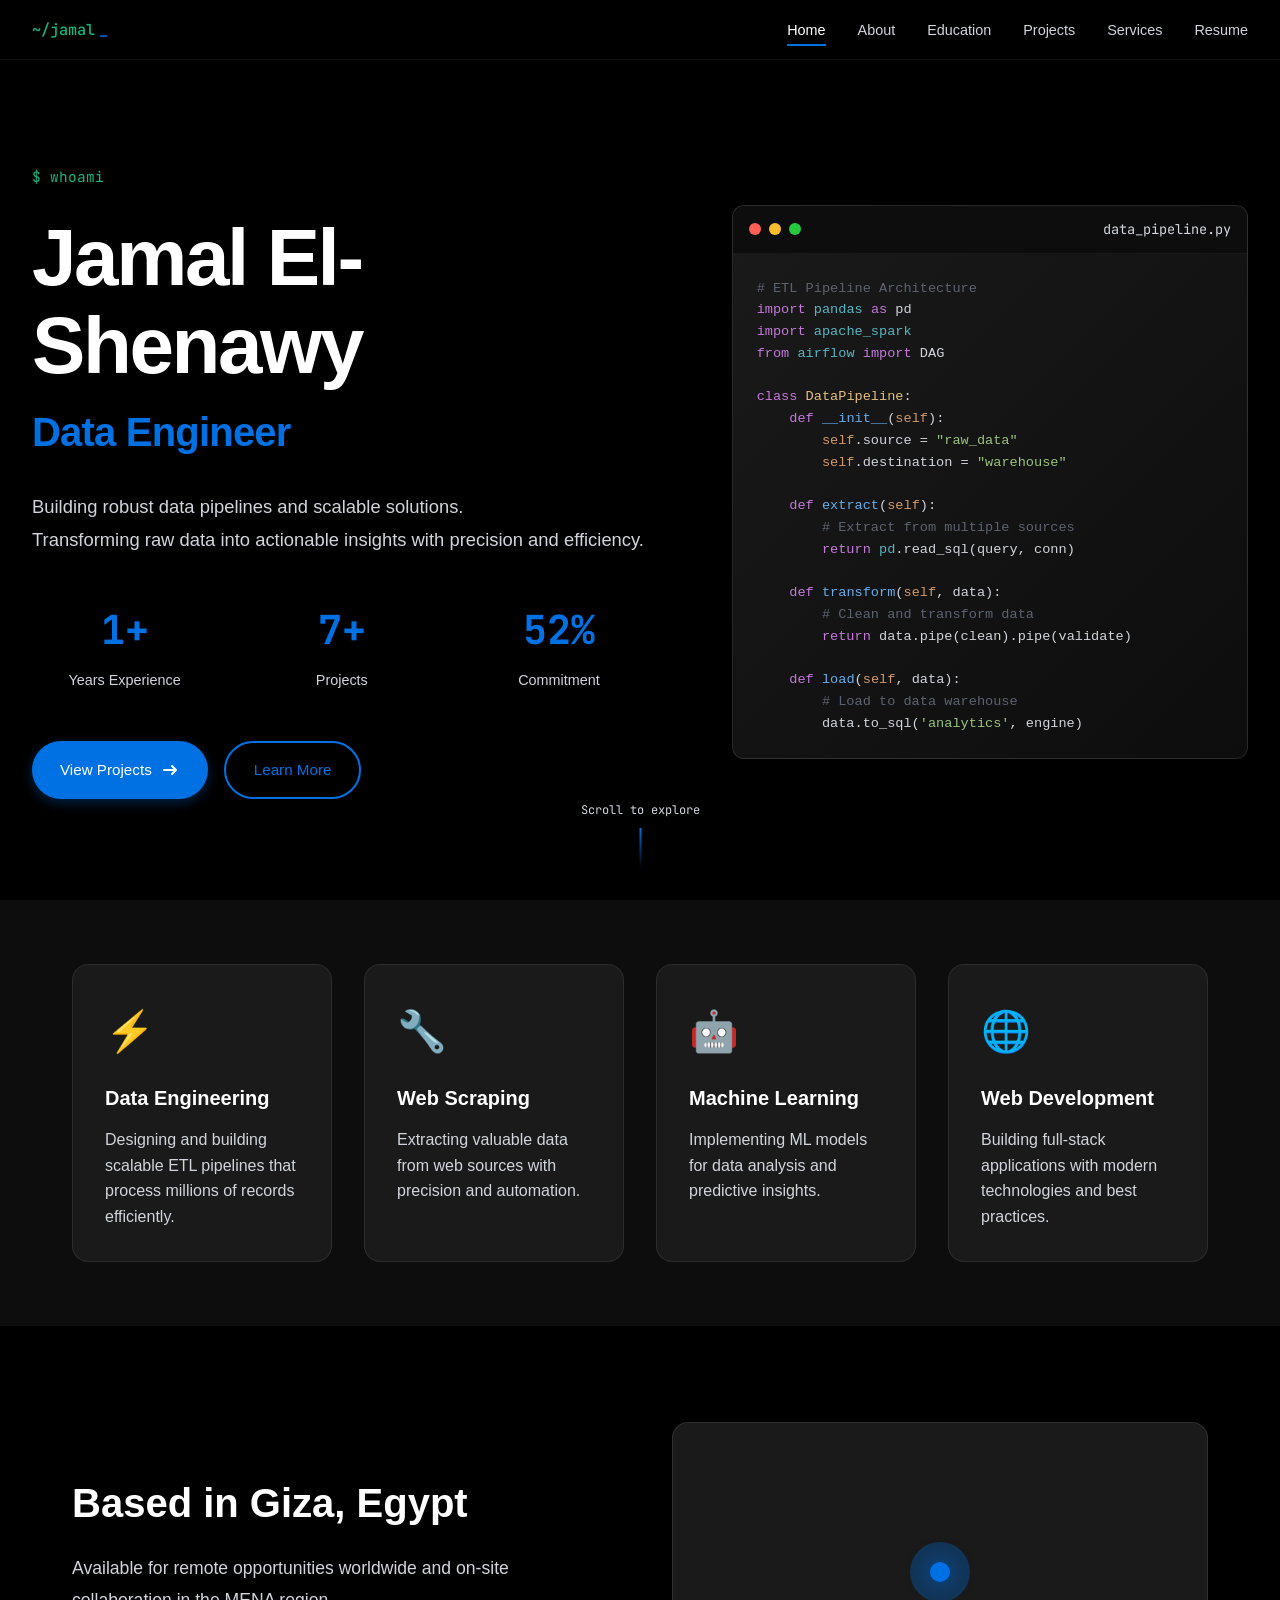
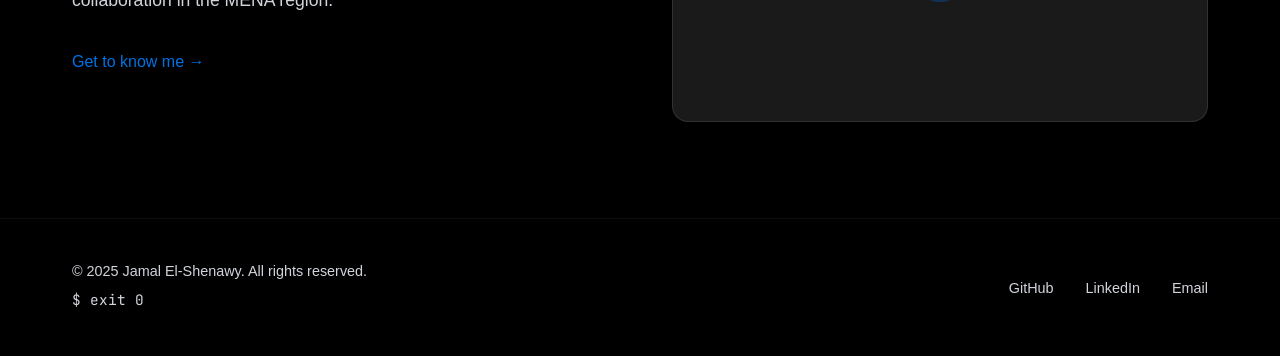
<file: index.html>
<!DOCTYPE html>
<html lang="en">
<head>
    <meta charset="UTF-8">
    <meta name="viewport" content="width=device-width, initial-scale=1.0">
    <meta name="description" content="Jamal El-Shenawy - Data Engineer specializing in ETL pipelines, web scraping, and data solutions">
    <meta name="keywords" content="Data Engineer, ETL, Web Scraping, Python, Machine Learning, Jamal El-Shenawy">
    <title>Jamal El-Shenawy | Data Engineer</title>
    
    <!-- Fonts -->
    <link rel="preconnect" href="https://fonts.googleapis.com">
    <link rel="preconnect" href="https://fonts.gstatic.com" crossorigin>
    <link href="https://fonts.googleapis.com/css2?family=SF+Pro+Display:wght@300;400;500;600;700&family=JetBrains+Mono:wght@400;500;600&display=swap" rel="stylesheet">
    
    <link rel="stylesheet" href="styles.css">
</head>
<body>
    <!-- Matrix Background Animation -->
    <canvas id="matrix-bg" class="matrix-canvas"></canvas>
    
    <!-- Navigation -->
    <nav class="nav" id="navbar">
        <div class="nav-container">
            <div class="nav-logo">
                <span class="terminal-prompt">~/jamal</span>
                <span class="cursor-blink">_</span>
            </div>
            <ul class="nav-menu" id="nav-menu">
                <li><a href="index.html" class="nav-link active">Home</a></li>
                <li><a href="about.html" class="nav-link">About</a></li>
                <li><a href="education.html" class="nav-link">Education</a></li>
                <li><a href="projects.html" class="nav-link">Projects</a></li>
                <li><a href="services.html" class="nav-link">Services</a></li>
                <li><a href="resume.html" class="nav-link">Resume</a></li>
            </ul>
            <div class="nav-toggle" id="nav-toggle">
                <span></span>
                <span></span>
                <span></span>
            </div>
        </div>
    </nav>

    <!-- Hero Section -->
    <section class="hero-home">
        <div class="hero-content-wrapper">
            <div class="hero-text-home">
                <div class="hero-label">$ whoami</div>
                <h1 class="hero-title-main">
                    <span class="name-text">Jamal El-Shenawy</span>
                </h1>
                <h2 class="hero-subtitle-main">Data Engineer</h2>
                <p class="hero-description-main">
                    Building robust data pipelines and scalable solutions.<br>
                    Transforming raw data into actionable insights with precision and efficiency.
                </p>
                <div class="hero-stats">
                    <div class="stat-item">
                        <div class="stat-number">2+</div>
                        <div class="stat-label">Years Experience</div>
                    </div>
                    <div class="stat-item">
                        <div class="stat-number">15+</div>
                        <div class="stat-label">Projects</div>
                    </div>
                    <div class="stat-item">
                        <div class="stat-number">100%</div>
                        <div class="stat-label">Commitment</div>
                    </div>
                </div>
                <div class="hero-cta-home">
                    <a href="projects.html" class="btn-primary-apple">
                        <span>View Projects</span>
                        <svg class="btn-arrow" width="20" height="20" viewBox="0 0 20 20" fill="none">
                            <path d="M4 10h12m0 0l-4-4m4 4l-4 4" stroke="currentColor" stroke-width="2" stroke-linecap="round"/>
                        </svg>
                    </a>
                    <a href="about.html" class="btn-secondary-apple">Learn More</a>
                </div>
            </div>
            
            <div class="hero-visual-home">
                <div class="terminal-window">
                    <div class="terminal-header">
                        <div class="terminal-buttons">
                            <span class="term-btn close"></span>
                            <span class="term-btn minimize"></span>
                            <span class="term-btn maximize"></span>
                        </div>
                        <div class="terminal-title">data_pipeline.py</div>
                    </div>
                    <div class="terminal-body">
                        <pre><code><span class="code-comment"># ETL Pipeline Architecture</span>
<span class="code-keyword">import</span> <span class="code-module">pandas</span> <span class="code-keyword">as</span> pd
<span class="code-keyword">import</span> <span class="code-module">apache_spark</span>
<span class="code-keyword">from</span> <span class="code-module">airflow</span> <span class="code-keyword">import</span> DAG

<span class="code-keyword">class</span> <span class="code-class">DataPipeline</span>:
    <span class="code-keyword">def</span> <span class="code-function">__init__</span>(<span class="code-param">self</span>):
        <span class="code-param">self</span>.source = <span class="code-string">"raw_data"</span>
        <span class="code-param">self</span>.destination = <span class="code-string">"warehouse"</span>
    
    <span class="code-keyword">def</span> <span class="code-function">extract</span>(<span class="code-param">self</span>):
        <span class="code-comment"># Extract from multiple sources</span>
        <span class="code-keyword">return</span> <span class="code-module">pd</span>.read_sql(query, conn)
    
    <span class="code-keyword">def</span> <span class="code-function">transform</span>(<span class="code-param">self</span>, data):
        <span class="code-comment"># Clean and transform data</span>
        <span class="code-keyword">return</span> data.pipe(clean).pipe(validate)
    
    <span class="code-keyword">def</span> <span class="code-function">load</span>(<span class="code-param">self</span>, data):
        <span class="code-comment"># Load to data warehouse</span>
        data.to_sql(<span class="code-string">'analytics'</span>, engine)</code></pre>
                    </div>
                </div>
            </div>
        </div>
        
        <div class="scroll-indicator">
            <span>Scroll to explore</span>
            <div class="scroll-arrow"></div>
        </div>
    </section>

    <!-- Quick Intro Section -->
    <section class="quick-intro">
        <div class="container">
            <div class="intro-grid">
                <div class="intro-card">
                    <div class="intro-icon">⚡</div>
                    <h3>Data Engineering</h3>
                    <p>Designing and building scalable ETL pipelines that process millions of records efficiently.</p>
                </div>
                <div class="intro-card">
                    <div class="intro-icon">🔧</div>
                    <h3>Web Scraping</h3>
                    <p>Extracting valuable data from web sources with precision and automation.</p>
                </div>
                <div class="intro-card">
                    <div class="intro-icon">🤖</div>
                    <h3>Machine Learning</h3>
                    <p>Implementing ML models for data analysis and predictive insights.</p>
                </div>
                <div class="intro-card">
                    <div class="intro-icon">🌐</div>
                    <h3>Web Development</h3>
                    <p>Building full-stack applications with modern technologies and best practices.</p>
                </div>
            </div>
        </div>
    </section>

    <!-- Location Section -->
    <section class="location-section">
        <div class="container">
            <div class="location-content">
                <div class="location-text">
                    <h2>Based in Giza, Egypt</h2>
                    <p>Available for remote opportunities worldwide and on-site collaboration in the MENA region.</p>
                    <a href="about.html" class="btn-link">
                        Get to know me →
                    </a>
                </div>
                <div class="location-visual">
                    <div class="map-placeholder">
                        <div class="map-marker">
                            <div class="marker-pulse"></div>
                            <div class="marker-dot"></div>
                        </div>
                    </div>
                </div>
            </div>
        </div>
    </section>

    <!-- Footer -->
    <footer class="footer">
        <div class="container">
            <div class="footer-content">
                <div class="footer-text">
                    <p>&copy; 2025 Jamal El-Shenawy. All rights reserved.</p>
                    <p class="footer-note">$ exit 0</p>
                </div>
                <div class="footer-links">
                    <a href="https://github.com/jamal005csit" target="_blank" rel="noopener" class="footer-link">GitHub</a>
                    <a href="https://www.linkedin.com/in/jamal-el-shenawy" target="_blank" rel="noopener" class="footer-link">LinkedIn</a>
                    <a href="mailto:jamalcsit05@gmail.com" class="footer-link">Email</a>
                </div>
            </div>
        </div>
    </footer>

    <script src="script.js"></script>
</body>
</html>
</file>
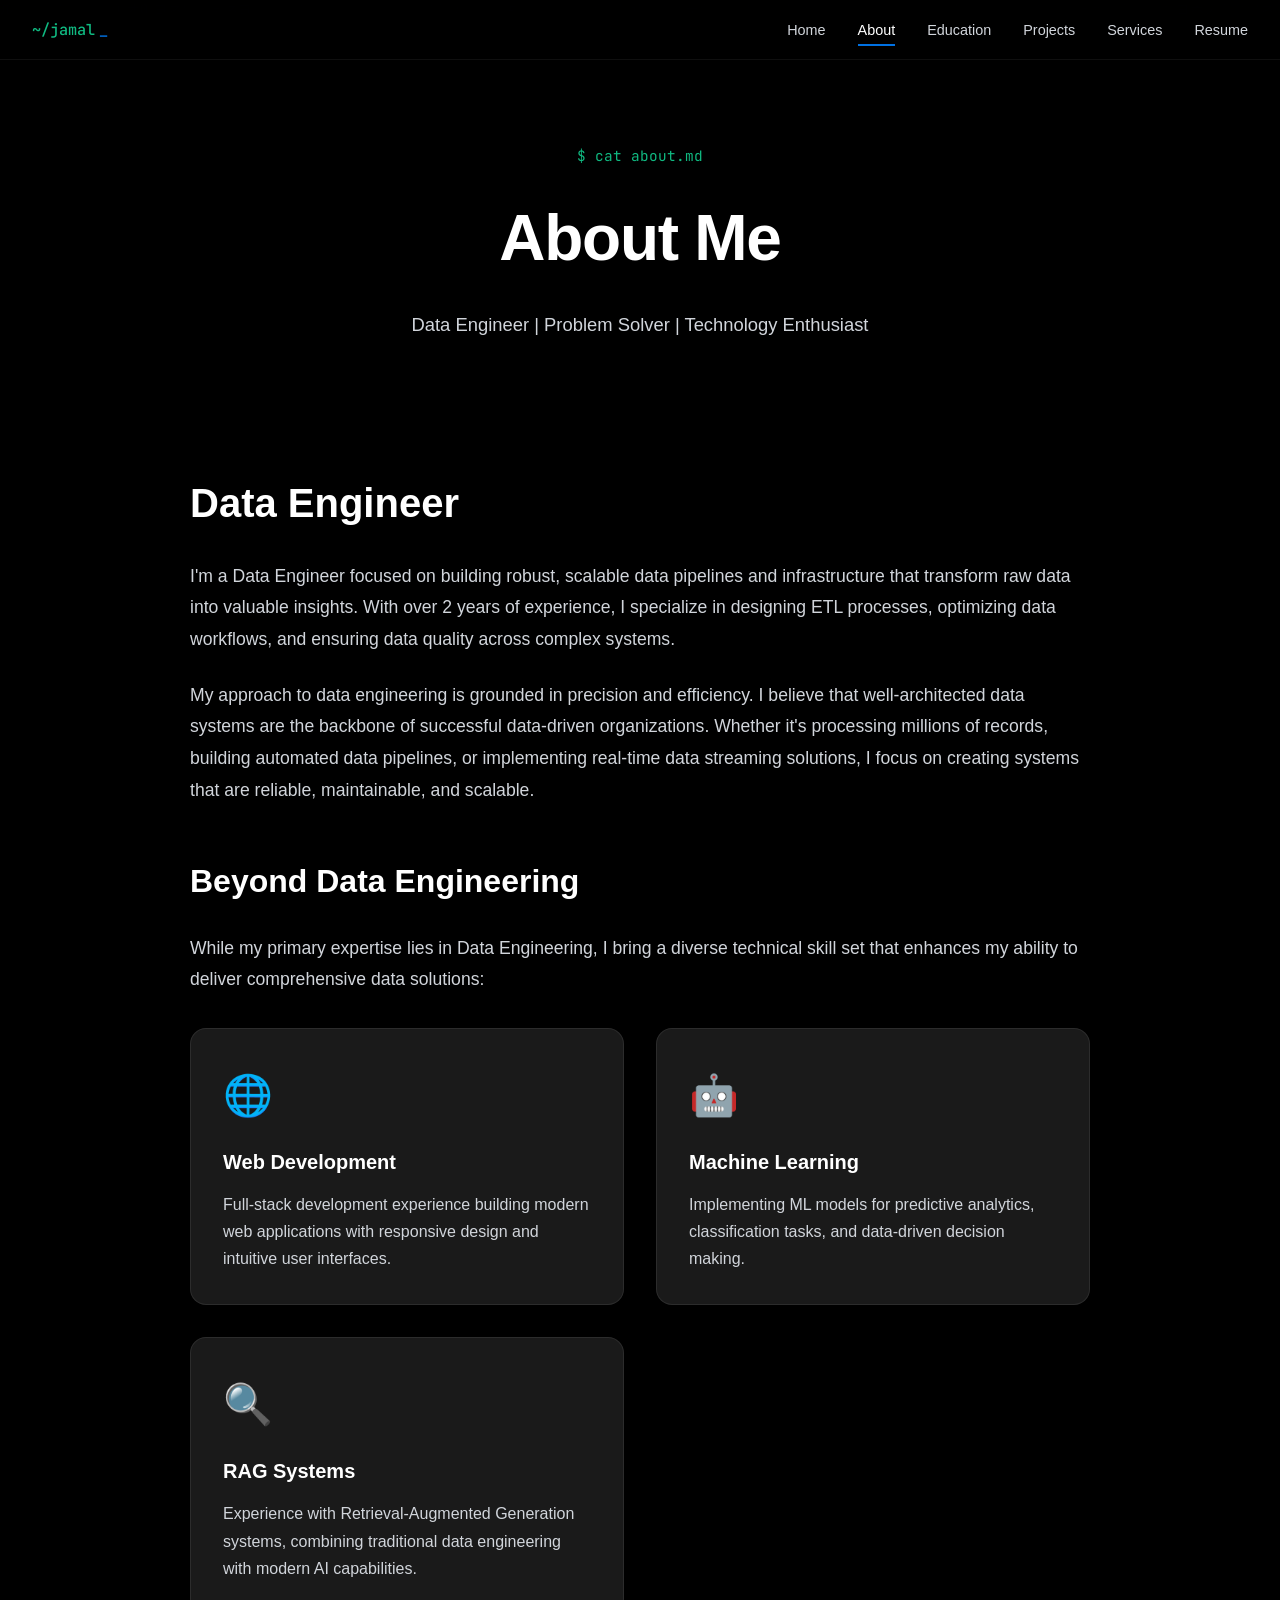
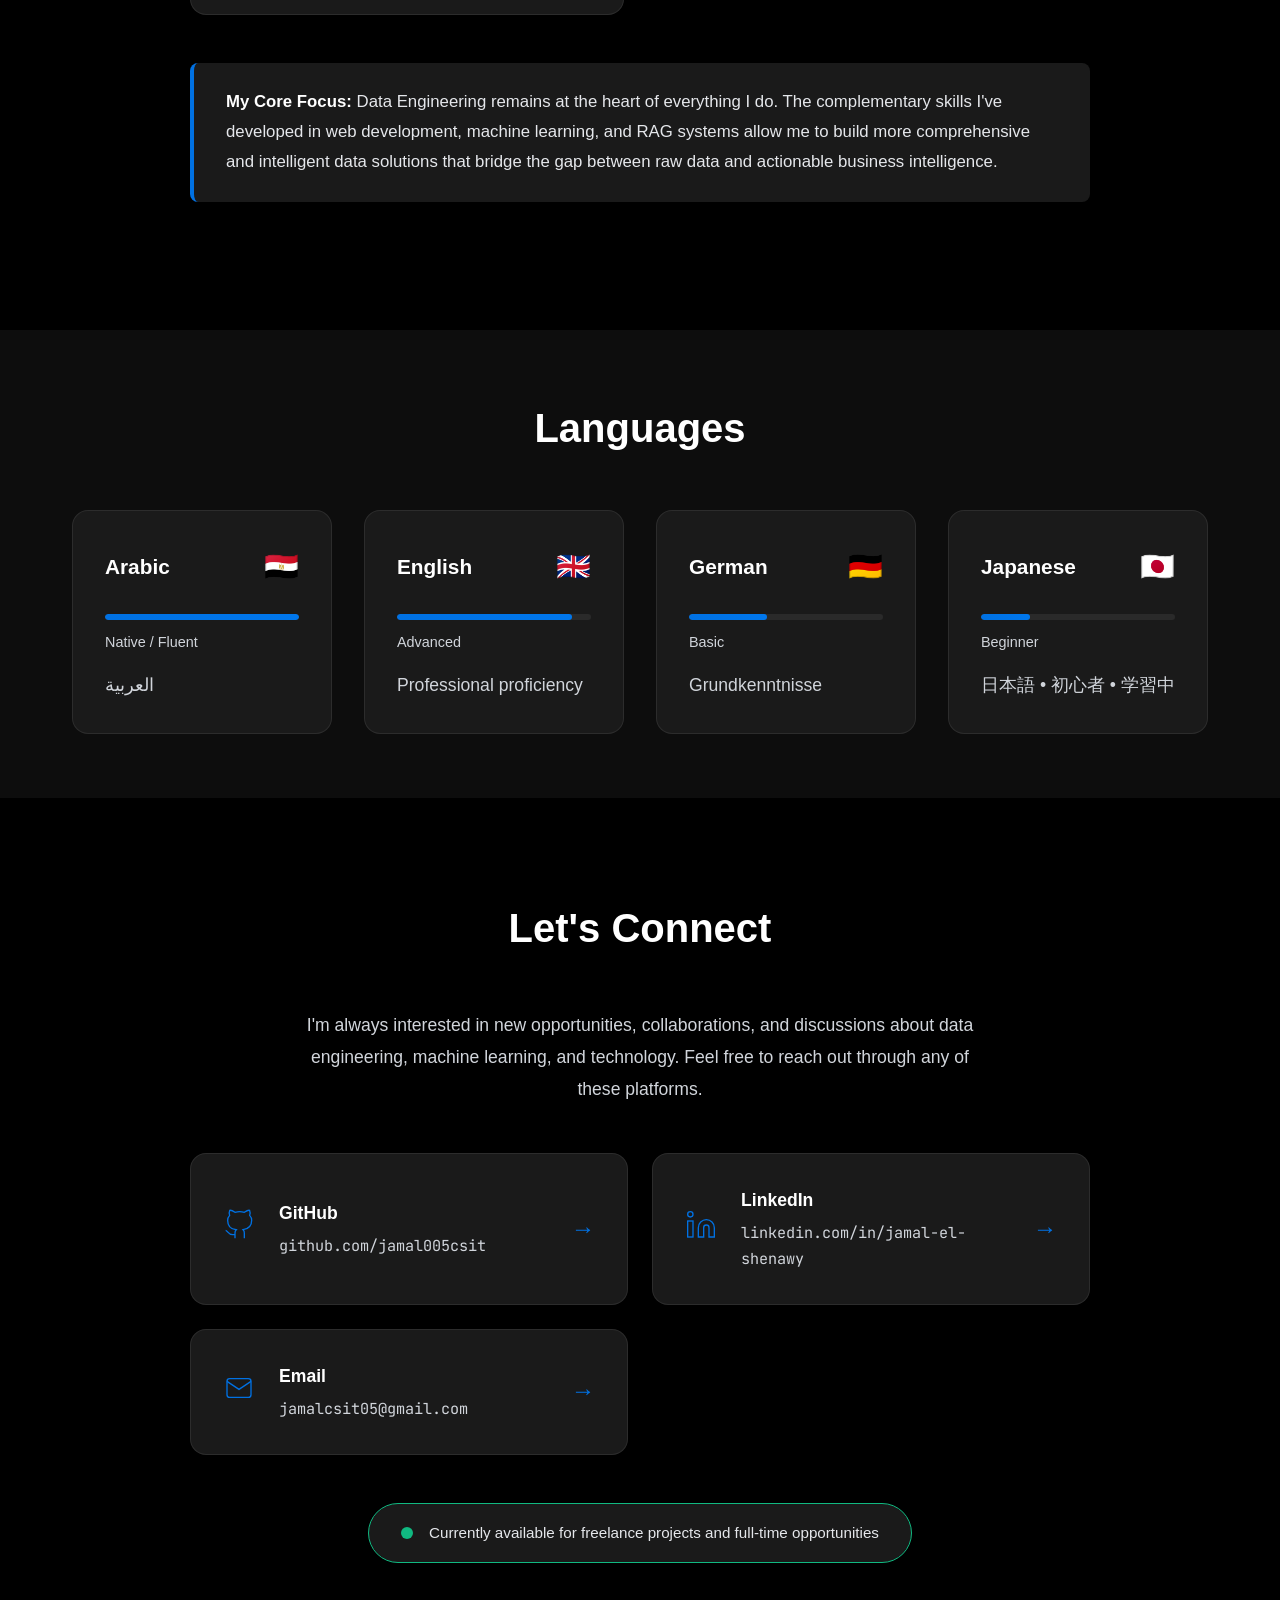
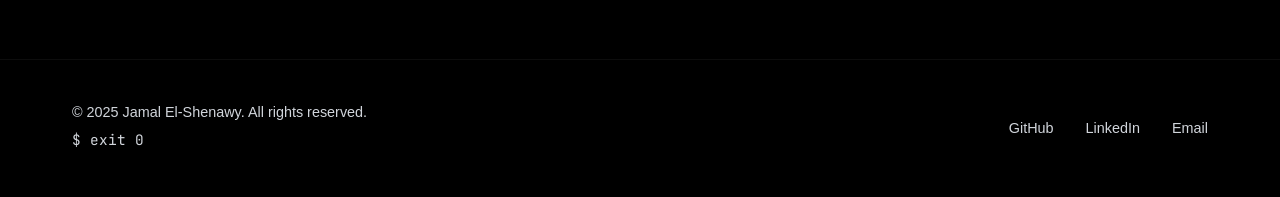
<file: about.html>
<!DOCTYPE html>
<html lang="en">
<head>
    <meta charset="UTF-8">
    <meta name="viewport" content="width=device-width, initial-scale=1.0">
    <meta name="description" content="About Jamal El-Shenawy - Data Engineer with expertise in ETL, ML, and Web Development">
    <title>About | Jamal El-Shenawy</title>
    
    <!-- Fonts -->
    <link rel="preconnect" href="https://fonts.googleapis.com">
    <link rel="preconnect" href="https://fonts.gstatic.com" crossorigin>
    <link href="https://fonts.googleapis.com/css2?family=SF+Pro+Display:wght@300;400;500;600;700&family=JetBrains+Mono:wght@400;500;600&display=swap" rel="stylesheet">
    
    <link rel="stylesheet" href="styles.css">
</head>
<body>
    <!-- Matrix Background Animation -->
    <canvas id="matrix-bg" class="matrix-canvas"></canvas>
    
    <!-- Navigation -->
    <nav class="nav" id="navbar">
        <div class="nav-container">
            <div class="nav-logo">
                <span class="terminal-prompt">~/jamal</span>
                <span class="cursor-blink">_</span>
            </div>
            <ul class="nav-menu" id="nav-menu">
                <li><a href="index.html" class="nav-link">Home</a></li>
                <li><a href="about.html" class="nav-link active">About</a></li>
                <li><a href="education.html" class="nav-link">Education</a></li>
                <li><a href="projects.html" class="nav-link">Projects</a></li>
                <li><a href="services.html" class="nav-link">Services</a></li>
                <li><a href="resume.html" class="nav-link">Resume</a></li>
            </ul>
            <div class="nav-toggle" id="nav-toggle">
                <span></span>
                <span></span>
                <span></span>
            </div>
        </div>
    </nav>

    <!-- Page Header -->
    <section class="page-header">
        <div class="container">
            <div class="page-header-content">
                <span class="page-label">$ cat about.md</span>
                <h1 class="page-title">About Me</h1>
                <p class="page-description">Data Engineer | Problem Solver | Technology Enthusiast</p>
            </div>
        </div>
    </section>

    <!-- About Content -->
    <section class="about-section">
        <div class="container">
            <div class="about-main">
                <div class="about-text-content">
                    <h2 class="section-heading">Data Engineer</h2>
                    <div class="text-block">
                        <p>
                            I'm a Data Engineer focused on building robust, scalable data pipelines and infrastructure 
                            that transform raw data into valuable insights. With over 2 years of experience, I specialize 
                            in designing ETL processes, optimizing data workflows, and ensuring data quality across 
                            complex systems.
                        </p>
                        <p>
                            My approach to data engineering is grounded in precision and efficiency. I believe that 
                            well-architected data systems are the backbone of successful data-driven organizations. 
                            Whether it's processing millions of records, building automated data pipelines, or 
                            implementing real-time data streaming solutions, I focus on creating systems that are 
                            reliable, maintainable, and scalable.
                        </p>
                    </div>

                    <h3 class="subsection-heading">Beyond Data Engineering</h3>
                    <div class="text-block">
                        <p>
                            While my primary expertise lies in Data Engineering, I bring a diverse technical 
                            skill set that enhances my ability to deliver comprehensive data solutions:
                        </p>
                    </div>

                    <div class="expertise-grid">
                        <div class="expertise-card">
                            <div class="expertise-icon">🌐</div>
                            <h4>Web Development</h4>
                            <p>Full-stack development experience building modern web applications with responsive design and intuitive user interfaces.</p>
                        </div>
                        <div class="expertise-card">
                            <div class="expertise-icon">🤖</div>
                            <h4>Machine Learning</h4>
                            <p>Implementing ML models for predictive analytics, classification tasks, and data-driven decision making.</p>
                        </div>
                        <div class="expertise-card">
                            <div class="expertise-icon">🔍</div>
                            <h4>RAG Systems</h4>
                            <p>Experience with Retrieval-Augmented Generation systems, combining traditional data engineering with modern AI capabilities.</p>
                        </div>
                    </div>

                    <div class="emphasis-box">
                        <p>
                            <strong>My Core Focus:</strong> Data Engineering remains at the heart of everything I do. 
                            The complementary skills I've developed in web development, machine learning, and RAG systems 
                            allow me to build more comprehensive and intelligent data solutions that bridge the gap between 
                            raw data and actionable business intelligence.
                        </p>
                    </div>
                </div>
            </div>
        </div>
    </section>

    <!-- Languages Section -->
    <section class="languages-section">
        <div class="container">
            <h2 class="section-heading-center">Languages</h2>
            <div class="languages-grid">
                <div class="language-card">
                    <div class="language-header">
                        <h3>Arabic</h3>
                        <span class="language-flag">🇪🇬</span>
                    </div>
                    <div class="language-level">
                        <div class="level-bar">
                            <div class="level-fill" style="width: 100%"></div>
                        </div>
                        <span class="level-text">Native / Fluent</span>
                    </div>
                    <p class="language-script">العربية</p>
                </div>

                <div class="language-card">
                    <div class="language-header">
                        <h3>English</h3>
                        <span class="language-flag">🇬🇧</span>
                    </div>
                    <div class="language-level">
                        <div class="level-bar">
                            <div class="level-fill" style="width: 90%"></div>
                        </div>
                        <span class="level-text">Advanced</span>
                    </div>
                    <p class="language-script">Professional proficiency</p>
                </div>

                <div class="language-card">
                    <div class="language-header">
                        <h3>German</h3>
                        <span class="language-flag">🇩🇪</span>
                    </div>
                    <div class="language-level">
                        <div class="level-bar">
                            <div class="level-fill" style="width: 40%"></div>
                        </div>
                        <span class="level-text">Basic</span>
                    </div>
                    <p class="language-script">Grundkenntnisse</p>
                </div>

                <div class="language-card">
                    <div class="language-header">
                        <h3>Japanese</h3>
                        <span class="language-flag">🇯🇵</span>
                    </div>
                    <div class="language-level">
                        <div class="level-bar">
                            <div class="level-fill" style="width: 25%"></div>
                        </div>
                        <span class="level-text">Beginner</span>
                    </div>
                    <p class="language-script">日本語 • 初心者 • 学習中</p>
                </div>
            </div>
        </div>
    </section>

    <!-- Connect Section -->
    <section class="connect-section">
        <div class="container">
            <div class="connect-content">
                <h2 class="section-heading-center">Let's Connect</h2>
                <p class="connect-description">
                    I'm always interested in new opportunities, collaborations, and discussions about data engineering, 
                    machine learning, and technology. Feel free to reach out through any of these platforms.
                </p>
                
                <div class="social-links-grid">
                    <a href="https://github.com/jamal005csit" target="_blank" rel="noopener" class="social-card">
                        <div class="social-icon">
                            <svg width="32" height="32" viewBox="0 0 24 24" fill="none" stroke="currentColor">
                                <path d="M9 19c-5 1.5-5-2.5-7-3m14 6v-3.87a3.37 3.37 0 0 0-.94-2.61c3.14-.35 6.44-1.54 6.44-7A5.44 5.44 0 0 0 20 4.77 5.07 5.07 0 0 0 19.91 1S18.73.65 16 2.48a13.38 13.38 0 0 0-7 0C6.27.65 5.09 1 5.09 1A5.07 5.07 0 0 0 5 4.77a5.44 5.44 0 0 0-1.5 3.78c0 5.42 3.3 6.61 6.44 7A3.37 3.37 0 0 0 9 18.13V22"/>
                            </svg>
                        </div>
                        <div class="social-info">
                            <h3>GitHub</h3>
                            <p>github.com/jamal005csit</p>
                        </div>
                        <div class="social-arrow">→</div>
                    </a>

                    <a href="https://www.linkedin.com/in/jamal-el-shenawy" target="_blank" rel="noopener" class="social-card">
                        <div class="social-icon">
                            <svg width="32" height="32" viewBox="0 0 24 24" fill="none" stroke="currentColor">
                                <path d="M16 8a6 6 0 0 1 6 6v7h-4v-7a2 2 0 0 0-2-2 2 2 0 0 0-2 2v7h-4v-7a6 6 0 0 1 6-6z"/>
                                <rect x="2" y="9" width="4" height="12"/>
                                <circle cx="4" cy="4" r="2"/>
                            </svg>
                        </div>
                        <div class="social-info">
                            <h3>LinkedIn</h3>
                            <p>linkedin.com/in/jamal-el-shenawy</p>
                        </div>
                        <div class="social-arrow">→</div>
                    </a>

                    <a href="mailto:jamalcsit05@gmail.com" class="social-card">
                        <div class="social-icon">
                            <svg width="32" height="32" viewBox="0 0 24 24" fill="none" stroke="currentColor">
                                <rect x="3" y="5" width="18" height="14" rx="2"/>
                                <path d="M3 7l9 6 9-6"/>
                            </svg>
                        </div>
                        <div class="social-info">
                            <h3>Email</h3>
                            <p>jamalcsit05@gmail.com</p>
                        </div>
                        <div class="social-arrow">→</div>
                    </a>
                </div>

                <div class="availability-banner">
                    <div class="availability-indicator"></div>
                    <p>Currently available for freelance projects and full-time opportunities</p>
                </div>
            </div>
        </div>
    </section>

    <!-- Footer -->
    <footer class="footer">
        <div class="container">
            <div class="footer-content">
                <div class="footer-text">
                    <p>&copy; 2025 Jamal El-Shenawy. All rights reserved.</p>
                    <p class="footer-note">$ exit 0</p>
                </div>
                <div class="footer-links">
                    <a href="https://github.com/jamal005csit" target="_blank" rel="noopener" class="footer-link">GitHub</a>
                    <a href="https://www.linkedin.com/in/jamal-el-shenawy" target="_blank" rel="noopener" class="footer-link">LinkedIn</a>
                    <a href="mailto:jamalcsit05@gmail.com" class="footer-link">Email</a>
                </div>
            </div>
        </div>
    </footer>

    <script src="script.js"></script>
</body>
</html>
</file>
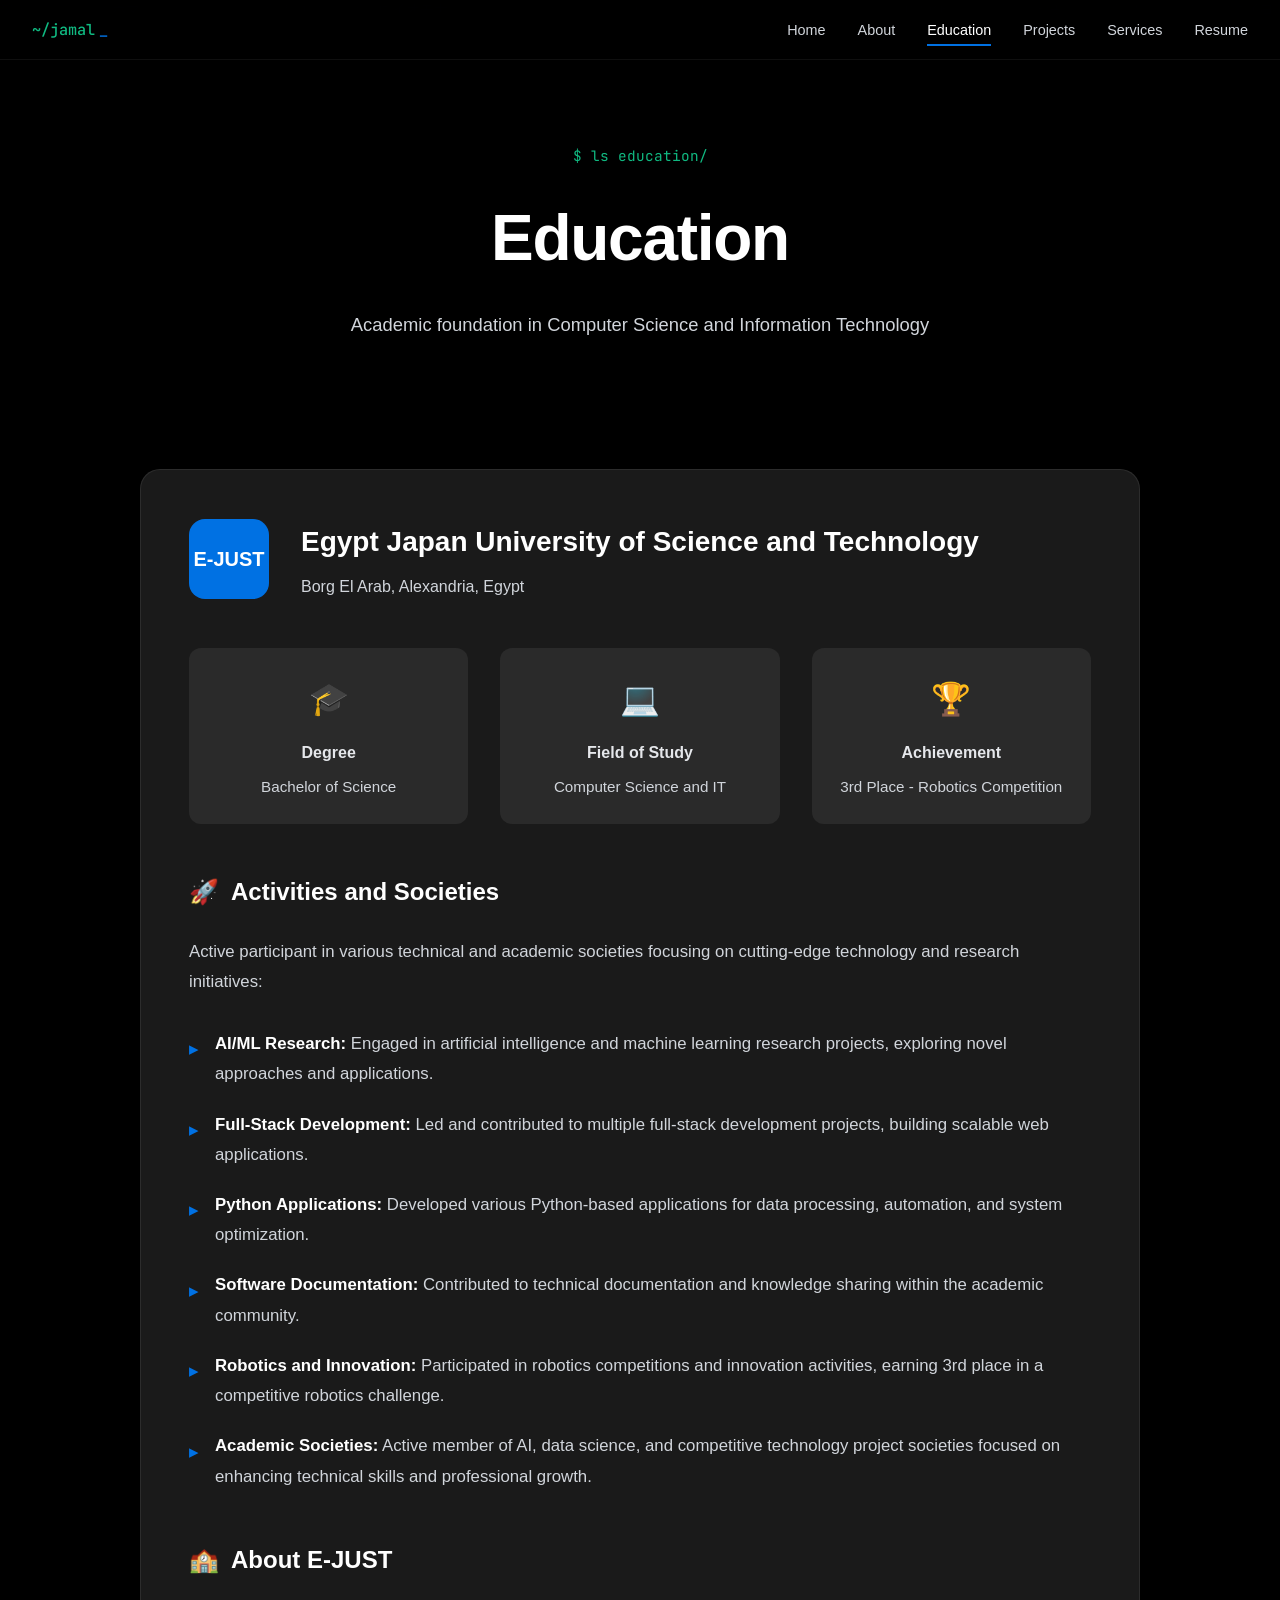
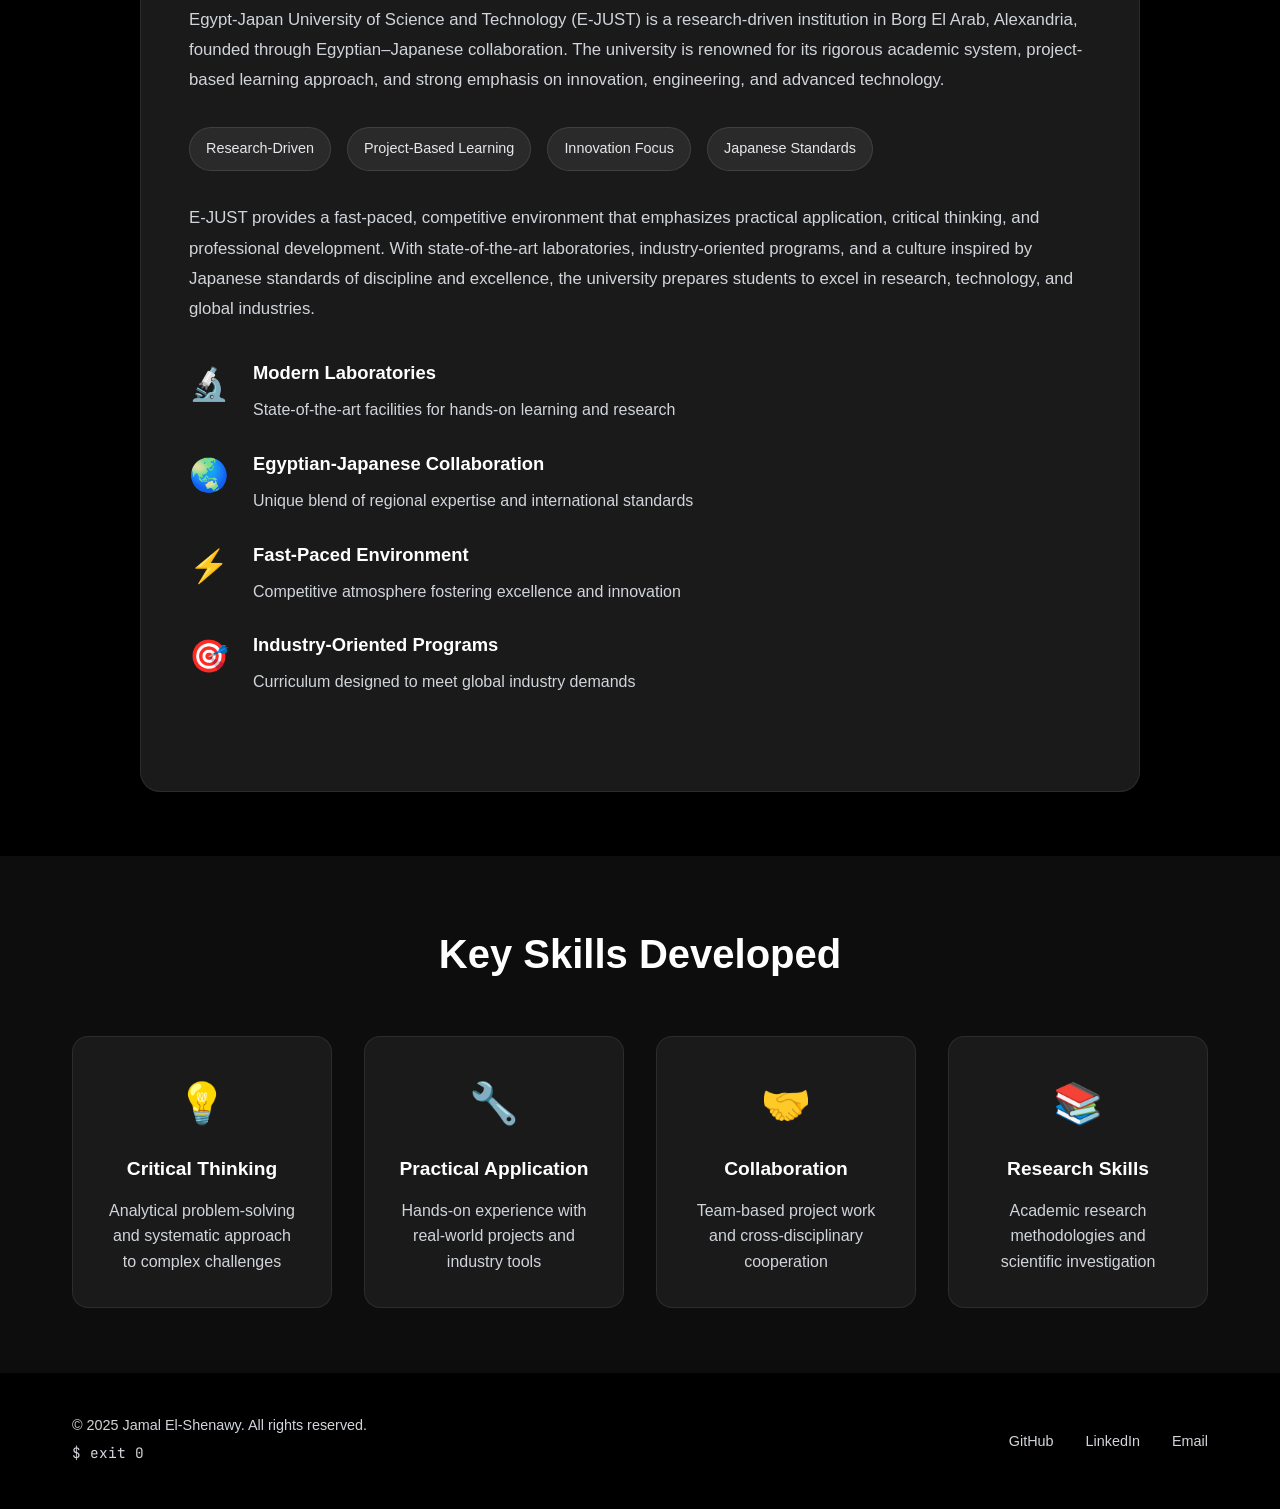
<file: education.html>
<!DOCTYPE html>
<html lang="en">
<head>
    <meta charset="UTF-8">
    <meta name="viewport" content="width=device-width, initial-scale=1.0">
    <meta name="description" content="Education - Jamal El-Shenawy | Egypt Japan University of Science and Technology">
    <title>Education | Jamal El-Shenawy</title>
    
    <!-- Fonts -->
    <link rel="preconnect" href="https://fonts.googleapis.com">
    <link rel="preconnect" href="https://fonts.gstatic.com" crossorigin>
    <link href="https://fonts.googleapis.com/css2?family=SF+Pro+Display:wght@300;400;500;600;700&family=JetBrains+Mono:wght@400;500;600&display=swap" rel="stylesheet">
    
    <link rel="stylesheet" href="styles.css">
</head>
<body>
    <!-- Matrix Background Animation -->
    <canvas id="matrix-bg" class="matrix-canvas"></canvas>
    
    <!-- Navigation -->
    <nav class="nav" id="navbar">
        <div class="nav-container">
            <div class="nav-logo">
                <span class="terminal-prompt">~/jamal</span>
                <span class="cursor-blink">_</span>
            </div>
            <ul class="nav-menu" id="nav-menu">
                <li><a href="index.html" class="nav-link">Home</a></li>
                <li><a href="about.html" class="nav-link">About</a></li>
                <li><a href="education.html" class="nav-link active">Education</a></li>
                <li><a href="projects.html" class="nav-link">Projects</a></li>
                <li><a href="services.html" class="nav-link">Services</a></li>
                <li><a href="resume.html" class="nav-link">Resume</a></li>
            </ul>
            <div class="nav-toggle" id="nav-toggle">
                <span></span>
                <span></span>
                <span></span>
            </div>
        </div>
    </nav>

    <!-- Page Header -->
    <section class="page-header">
        <div class="container">
            <div class="page-header-content">
                <span class="page-label">$ ls education/</span>
                <h1 class="page-title">Education</h1>
                <p class="page-description">Academic foundation in Computer Science and Information Technology</p>
            </div>
        </div>
    </section>

    <!-- Education Content -->
    <section class="education-content">
        <div class="container">
            <div class="education-card-main">
                <div class="edu-header-main">
                    <div class="edu-logo-section">
                        <div class="edu-logo-placeholder">
                            <span class="edu-initials">E-JUST</span>
                        </div>
                        <div class="edu-name-section">
                            <h2 class="edu-university">Egypt Japan University of Science and Technology</h2>
                            <p class="edu-location">Borg El Arab, Alexandria, Egypt</p>
                        </div>
                    </div>
                </div>

                <div class="edu-details-grid">
                    <div class="edu-detail-card">
                        <div class="detail-icon">🎓</div>
                        <h3>Degree</h3>
                        <p>Bachelor of Science</p>
                    </div>
                    <div class="edu-detail-card">
                        <div class="detail-icon">💻</div>
                        <h3>Field of Study</h3>
                        <p>Computer Science and IT</p>
                    </div>
                    <div class="edu-detail-card">
                        <div class="detail-icon">🏆</div>
                        <h3>Achievement</h3>
                        <p>3rd Place - Robotics Competition</p>
                    </div>
                </div>

                <div class="edu-section">
                    <h3 class="edu-section-title">
                        <span class="section-icon">🚀</span>
                        Activities and Societies
                    </h3>
                    <div class="activities-content">
                        <p class="activities-intro">
                            Active participant in various technical and academic societies focusing on cutting-edge 
                            technology and research initiatives:
                        </p>
                        
                        <div class="activities-grid">
                            <div class="activity-item">
                                <div class="activity-bullet">▸</div>
                                <div class="activity-text">
                                    <strong>AI/ML Research:</strong> Engaged in artificial intelligence and machine learning 
                                    research projects, exploring novel approaches and applications.
                                </div>
                            </div>
                            
                            <div class="activity-item">
                                <div class="activity-bullet">▸</div>
                                <div class="activity-text">
                                    <strong>Full-Stack Development:</strong> Led and contributed to multiple full-stack 
                                    development projects, building scalable web applications.
                                </div>
                            </div>
                            
                            <div class="activity-item">
                                <div class="activity-bullet">▸</div>
                                <div class="activity-text">
                                    <strong>Python Applications:</strong> Developed various Python-based applications for 
                                    data processing, automation, and system optimization.
                                </div>
                            </div>
                            
                            <div class="activity-item">
                                <div class="activity-bullet">▸</div>
                                <div class="activity-text">
                                    <strong>Software Documentation:</strong> Contributed to technical documentation and 
                                    knowledge sharing within the academic community.
                                </div>
                            </div>
                            
                            <div class="activity-item">
                                <div class="activity-bullet">▸</div>
                                <div class="activity-text">
                                    <strong>Robotics and Innovation:</strong> Participated in robotics competitions and 
                                    innovation activities, earning 3rd place in a competitive robotics challenge.
                                </div>
                            </div>
                            
                            <div class="activity-item">
                                <div class="activity-bullet">▸</div>
                                <div class="activity-text">
                                    <strong>Academic Societies:</strong> Active member of AI, data science, and competitive 
                                    technology project societies focused on enhancing technical skills and professional growth.
                                </div>
                            </div>
                        </div>
                    </div>
                </div>

                <div class="edu-section">
                    <h3 class="edu-section-title">
                        <span class="section-icon">🏫</span>
                        About E-JUST
                    </h3>
                    <div class="about-university">
                        <p>
                            Egypt-Japan University of Science and Technology (E-JUST) is a research-driven institution 
                            in Borg El Arab, Alexandria, founded through Egyptian–Japanese collaboration. The university 
                            is renowned for its rigorous academic system, project-based learning approach, and strong 
                            emphasis on innovation, engineering, and advanced technology.
                        </p>
                        
                        <div class="university-features">
                            <div class="feature-tag">Research-Driven</div>
                            <div class="feature-tag">Project-Based Learning</div>
                            <div class="feature-tag">Innovation Focus</div>
                            <div class="feature-tag">Japanese Standards</div>
                        </div>
                        
                        <p>
                            E-JUST provides a fast-paced, competitive environment that emphasizes practical application, 
                            critical thinking, and professional development. With state-of-the-art laboratories, 
                            industry-oriented programs, and a culture inspired by Japanese standards of discipline and 
                            excellence, the university prepares students to excel in research, technology, and global industries.
                        </p>
                        
                        <div class="university-highlights">
                            <div class="highlight-item">
                                <div class="highlight-icon">🔬</div>
                                <div class="highlight-text">
                                    <h4>Modern Laboratories</h4>
                                    <p>State-of-the-art facilities for hands-on learning and research</p>
                                </div>
                            </div>
                            
                            <div class="highlight-item">
                                <div class="highlight-icon">🌏</div>
                                <div class="highlight-text">
                                    <h4>Egyptian-Japanese Collaboration</h4>
                                    <p>Unique blend of regional expertise and international standards</p>
                                </div>
                            </div>
                            
                            <div class="highlight-item">
                                <div class="highlight-icon">⚡</div>
                                <div class="highlight-text">
                                    <h4>Fast-Paced Environment</h4>
                                    <p>Competitive atmosphere fostering excellence and innovation</p>
                                </div>
                            </div>
                            
                            <div class="highlight-item">
                                <div class="highlight-icon">🎯</div>
                                <div class="highlight-text">
                                    <h4>Industry-Oriented Programs</h4>
                                    <p>Curriculum designed to meet global industry demands</p>
                                </div>
                            </div>
                        </div>
                    </div>
                </div>
            </div>
        </div>
    </section>

    <!-- Skills Developed Section -->
    <section class="skills-developed">
        <div class="container">
            <h2 class="section-heading-center">Key Skills Developed</h2>
            <div class="skills-showcase">
                <div class="skill-showcase-item">
                    <div class="skill-showcase-icon">💡</div>
                    <h3>Critical Thinking</h3>
                    <p>Analytical problem-solving and systematic approach to complex challenges</p>
                </div>
                <div class="skill-showcase-item">
                    <div class="skill-showcase-icon">🔧</div>
                    <h3>Practical Application</h3>
                    <p>Hands-on experience with real-world projects and industry tools</p>
                </div>
                <div class="skill-showcase-item">
                    <div class="skill-showcase-icon">🤝</div>
                    <h3>Collaboration</h3>
                    <p>Team-based project work and cross-disciplinary cooperation</p>
                </div>
                <div class="skill-showcase-item">
                    <div class="skill-showcase-icon">📚</div>
                    <h3>Research Skills</h3>
                    <p>Academic research methodologies and scientific investigation</p>
                </div>
            </div>
        </div>
    </section>

    <!-- Footer -->
    <footer class="footer">
        <div class="container">
            <div class="footer-content">
                <div class="footer-text">
                    <p>&copy; 2025 Jamal El-Shenawy. All rights reserved.</p>
                    <p class="footer-note">$ exit 0</p>
                </div>
                <div class="footer-links">
                    <a href="https://github.com/jamal005csit" target="_blank" rel="noopener" class="footer-link">GitHub</a>
                    <a href="https://www.linkedin.com/in/jamal-el-shenawy" target="_blank" rel="noopener" class="footer-link">LinkedIn</a>
                    <a href="mailto:jamalcsit05@gmail.com" class="footer-link">Email</a>
                </div>
            </div>
        </div>
    </footer>

    <script src="script.js"></script>
</body>
</html>
</file>
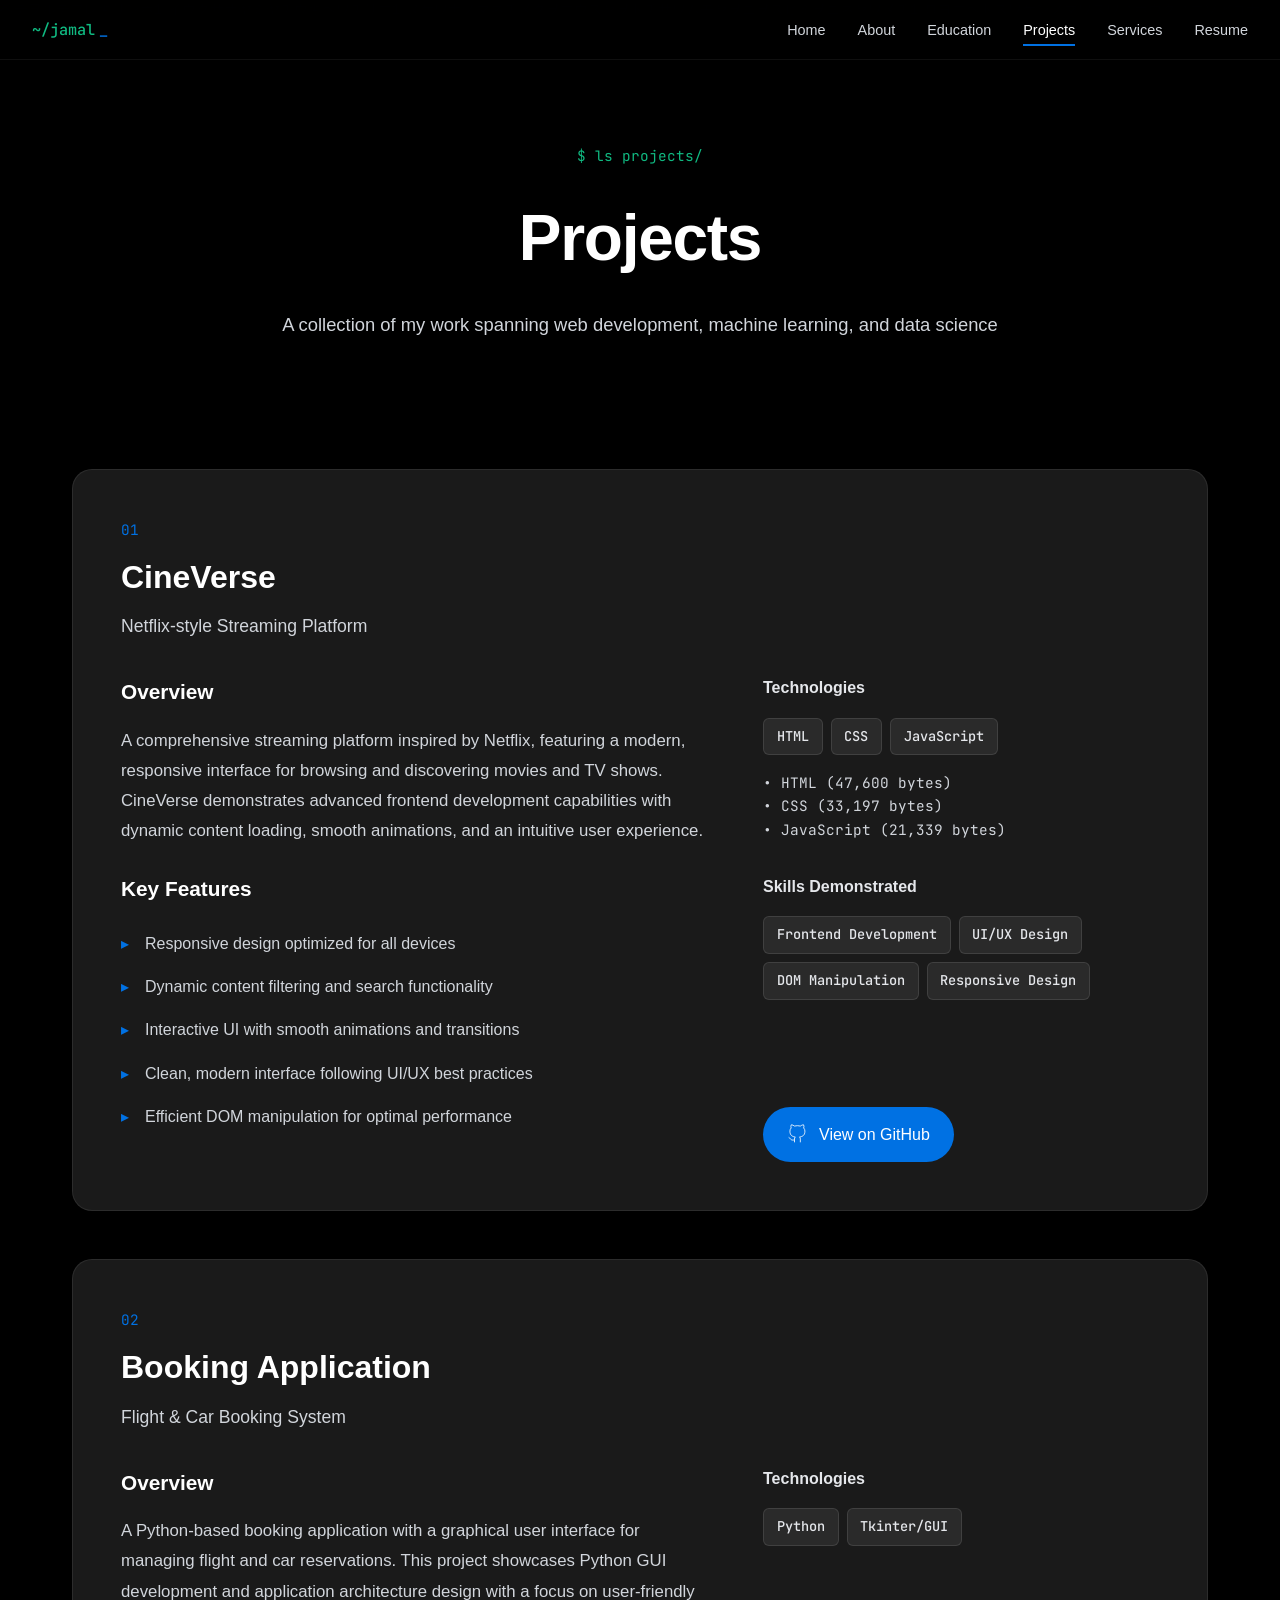
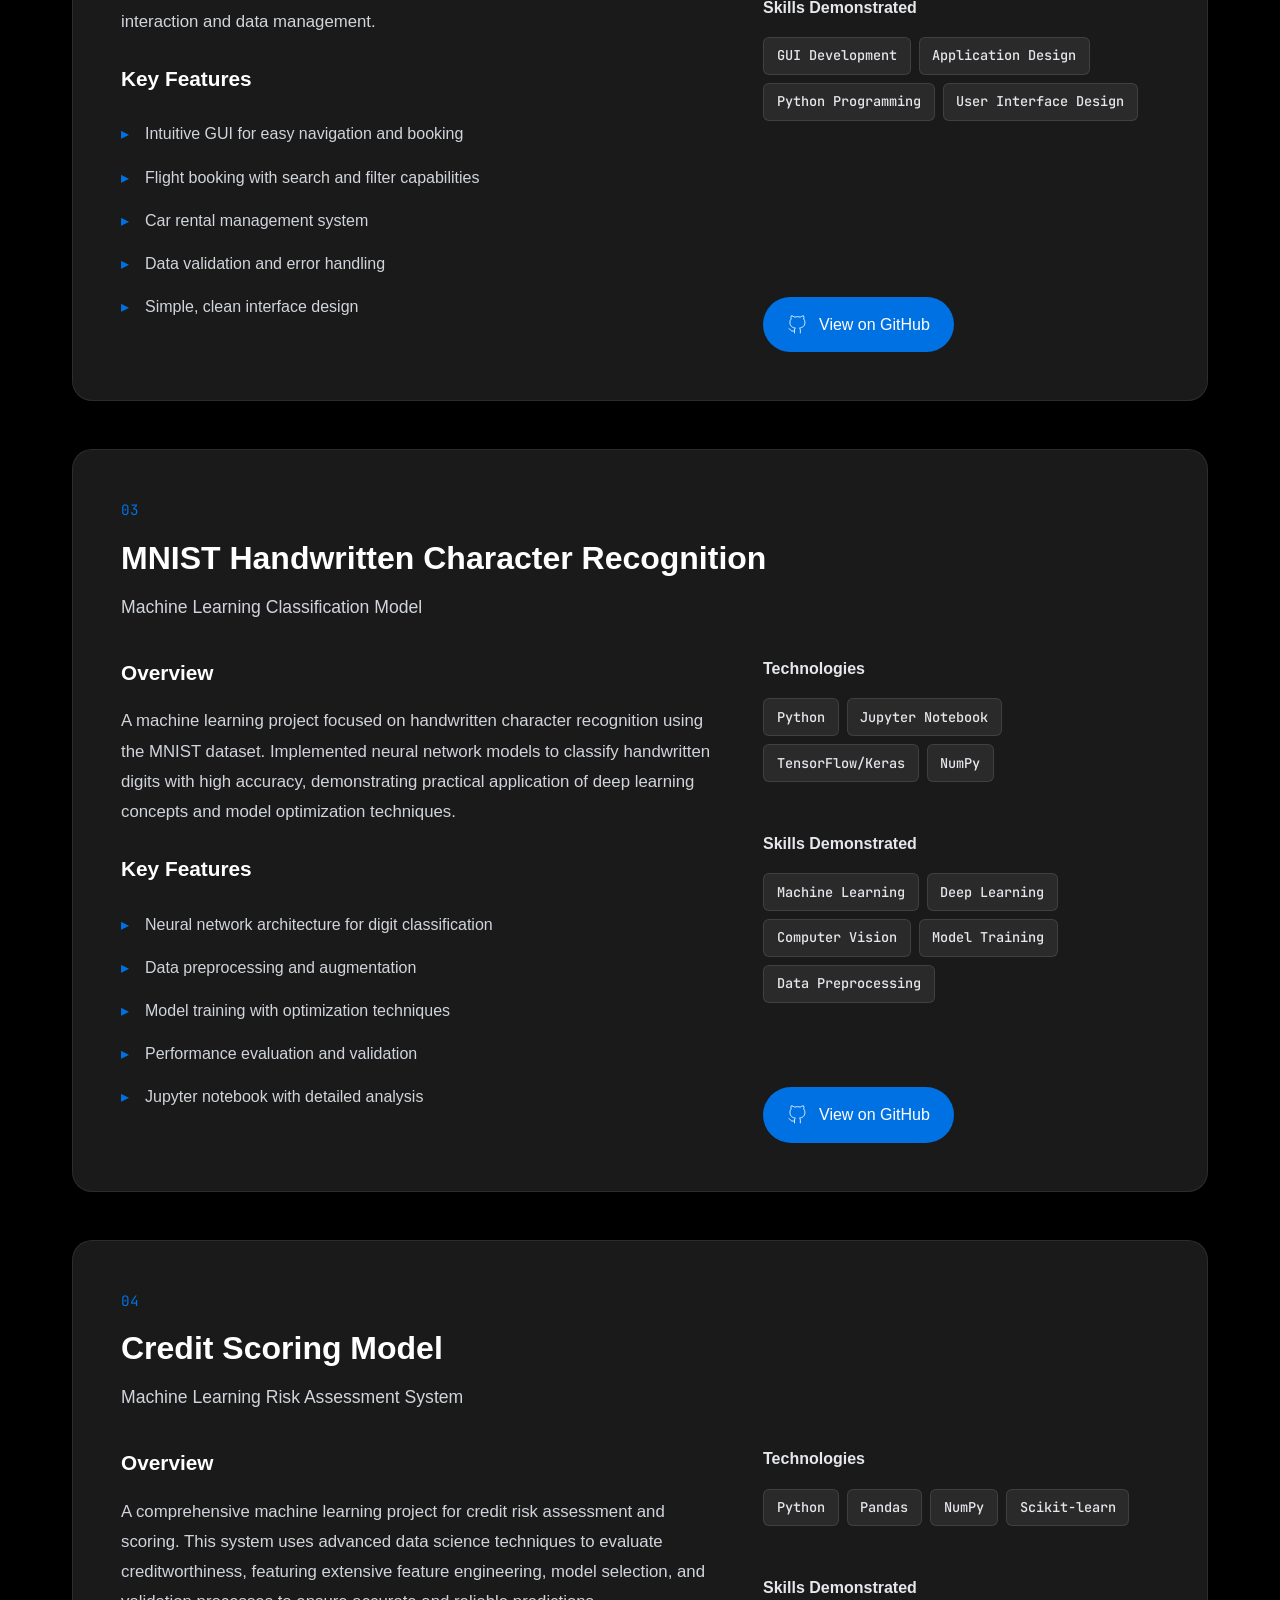
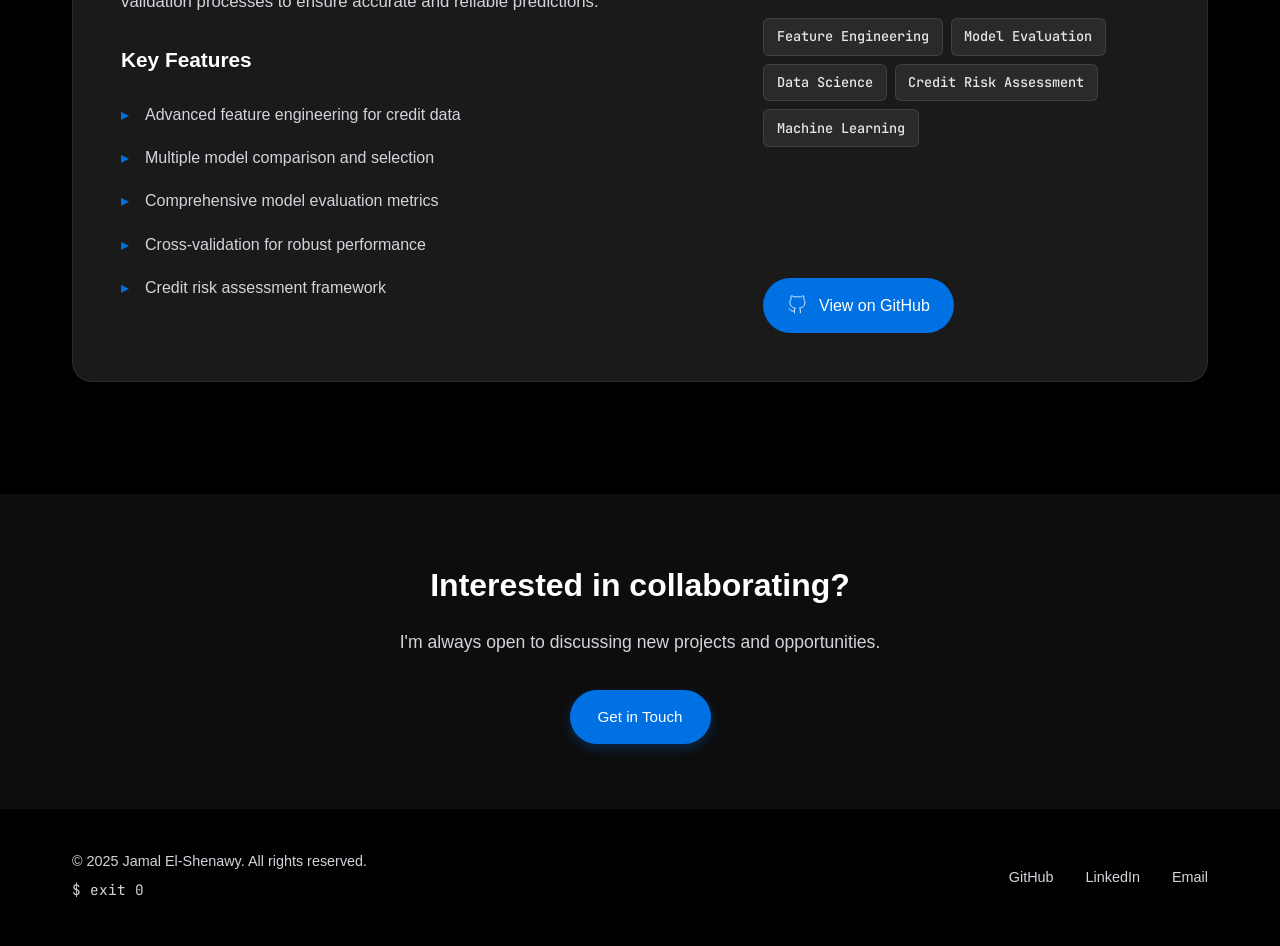
<file: projects.html>
<!DOCTYPE html>
<html lang="en">
<head>
    <meta charset="UTF-8">
    <meta name="viewport" content="width=device-width, initial-scale=1.0">
    <meta name="description" content="Projects by Jamal El-Shenawy - CineVerse, Booking App, MNIST ML, Credit Scoring">
    <title>Projects | Jamal El-Shenawy</title>
    
    <!-- Fonts -->
    <link rel="preconnect" href="https://fonts.googleapis.com">
    <link rel="preconnect" href="https://fonts.gstatic.com" crossorigin>
    <link href="https://fonts.googleapis.com/css2?family=SF+Pro+Display:wght@300;400;500;600;700&family=JetBrains+Mono:wght@400;500;600&display=swap" rel="stylesheet">
    
    <link rel="stylesheet" href="styles.css">
</head>
<body>
    <!-- Matrix Background Animation -->
    <canvas id="matrix-bg" class="matrix-canvas"></canvas>
    
    <!-- Navigation -->
    <nav class="nav" id="navbar">
        <div class="nav-container">
            <div class="nav-logo">
                <span class="terminal-prompt">~/jamal</span>
                <span class="cursor-blink">_</span>
            </div>
            <ul class="nav-menu" id="nav-menu">
                <li><a href="index.html" class="nav-link">Home</a></li>
                <li><a href="about.html" class="nav-link">About</a></li>
                <li><a href="education.html" class="nav-link">Education</a></li>
                <li><a href="projects.html" class="nav-link active">Projects</a></li>
                <li><a href="services.html" class="nav-link">Services</a></li>
                <li><a href="resume.html" class="nav-link">Resume</a></li>
            </ul>
            <div class="nav-toggle" id="nav-toggle">
                <span></span>
                <span></span>
                <span></span>
            </div>
        </div>
    </nav>

    <!-- Page Header -->
    <section class="page-header">
        <div class="container">
            <div class="page-header-content">
                <span class="page-label">$ ls projects/</span>
                <h1 class="page-title">Projects</h1>
                <p class="page-description">A collection of my work spanning web development, machine learning, and data science</p>
            </div>
        </div>
    </section>

    <!-- Projects Grid -->
    <section class="projects-section">
        <div class="container">
            <!-- Project 1: CineVerse -->
            <div class="project-card-full">
                <div class="project-header">
                    <div class="project-number">01</div>
                    <h2 class="project-title">CineVerse</h2>
                    <p class="project-tagline">Netflix-style Streaming Platform</p>
                </div>
                
                <div class="project-content">
                    <div class="project-description">
                        <h3>Overview</h3>
                        <p>
                            A comprehensive streaming platform inspired by Netflix, featuring a modern, responsive 
                            interface for browsing and discovering movies and TV shows. CineVerse demonstrates 
                            advanced frontend development capabilities with dynamic content loading, smooth animations, 
                            and an intuitive user experience.
                        </p>
                        
                        <h3>Key Features</h3>
                        <ul class="feature-list">
                            <li>Responsive design optimized for all devices</li>
                            <li>Dynamic content filtering and search functionality</li>
                            <li>Interactive UI with smooth animations and transitions</li>
                            <li>Clean, modern interface following UI/UX best practices</li>
                            <li>Efficient DOM manipulation for optimal performance</li>
                        </ul>
                    </div>
                    
                    <div class="project-meta">
                        <div class="meta-section">
                            <h4>Technologies</h4>
                            <div class="tech-tags">
                                <span class="tech-tag">HTML</span>
                                <span class="tech-tag">CSS</span>
                                <span class="tech-tag">JavaScript</span>
                            </div>
                            <p class="tech-details">
                                • HTML (47,600 bytes)<br>
                                • CSS (33,197 bytes)<br>
                                • JavaScript (21,339 bytes)
                            </p>
                        </div>
                        
                        <div class="meta-section">
                            <h4>Skills Demonstrated</h4>
                            <div class="skill-tags">
                                <span class="skill-tag">Frontend Development</span>
                                <span class="skill-tag">UI/UX Design</span>
                                <span class="skill-tag">DOM Manipulation</span>
                                <span class="skill-tag">Responsive Design</span>
                            </div>
                        </div>
                        
                        <div class="project-links">
                            <a href="https://github.com/jamal005csit/CineVerse" target="_blank" rel="noopener" class="project-link-btn">
                                <svg width="20" height="20" viewBox="0 0 24 24" fill="none" stroke="currentColor">
                                    <path d="M9 19c-5 1.5-5-2.5-7-3m14 6v-3.87a3.37 3.37 0 0 0-.94-2.61c3.14-.35 6.44-1.54 6.44-7A5.44 5.44 0 0 0 20 4.77 5.07 5.07 0 0 0 19.91 1S18.73.65 16 2.48a13.38 13.38 0 0 0-7 0C6.27.65 5.09 1 5.09 1A5.07 5.07 0 0 0 5 4.77a5.44 5.44 0 0 0-1.5 3.78c0 5.42 3.3 6.61 6.44 7A3.37 3.37 0 0 0 9 18.13V22"/>
                                </svg>
                                View on GitHub
                            </a>
                        </div>
                    </div>
                </div>
            </div>

            <!-- Project 2: Booking Application -->
            <div class="project-card-full">
                <div class="project-header">
                    <div class="project-number">02</div>
                    <h2 class="project-title">Booking Application</h2>
                    <p class="project-tagline">Flight & Car Booking System</p>
                </div>
                
                <div class="project-content">
                    <div class="project-description">
                        <h3>Overview</h3>
                        <p>
                            A Python-based booking application with a graphical user interface for managing flight 
                            and car reservations. This project showcases Python GUI development and application 
                            architecture design with a focus on user-friendly interaction and data management.
                        </p>
                        
                        <h3>Key Features</h3>
                        <ul class="feature-list">
                            <li>Intuitive GUI for easy navigation and booking</li>
                            <li>Flight booking with search and filter capabilities</li>
                            <li>Car rental management system</li>
                            <li>Data validation and error handling</li>
                            <li>Simple, clean interface design</li>
                        </ul>
                    </div>
                    
                    <div class="project-meta">
                        <div class="meta-section">
                            <h4>Technologies</h4>
                            <div class="tech-tags">
                                <span class="tech-tag">Python</span>
                                <span class="tech-tag">Tkinter/GUI</span>
                            </div>
                        </div>
                        
                        <div class="meta-section">
                            <h4>Skills Demonstrated</h4>
                            <div class="skill-tags">
                                <span class="skill-tag">GUI Development</span>
                                <span class="skill-tag">Application Design</span>
                                <span class="skill-tag">Python Programming</span>
                                <span class="skill-tag">User Interface Design</span>
                            </div>
                        </div>
                        
                        <div class="project-links">
                            <a href="https://github.com/ARAFA-WEB1/project" target="_blank" rel="noopener" class="project-link-btn">
                                <svg width="20" height="20" viewBox="0 0 24 24" fill="none" stroke="currentColor">
                                    <path d="M9 19c-5 1.5-5-2.5-7-3m14 6v-3.87a3.37 3.37 0 0 0-.94-2.61c3.14-.35 6.44-1.54 6.44-7A5.44 5.44 0 0 0 20 4.77 5.07 5.07 0 0 0 19.91 1S18.73.65 16 2.48a13.38 13.38 0 0 0-7 0C6.27.65 5.09 1 5.09 1A5.07 5.07 0 0 0 5 4.77a5.44 5.44 0 0 0-1.5 3.78c0 5.42 3.3 6.61 6.44 7A3.37 3.37 0 0 0 9 18.13V22"/>
                                </svg>
                                View on GitHub
                            </a>
                        </div>
                    </div>
                </div>
            </div>

            <!-- Project 3: MNIST -->
            <div class="project-card-full">
                <div class="project-header">
                    <div class="project-number">03</div>
                    <h2 class="project-title">MNIST Handwritten Character Recognition</h2>
                    <p class="project-tagline">Machine Learning Classification Model</p>
                </div>
                
                <div class="project-content">
                    <div class="project-description">
                        <h3>Overview</h3>
                        <p>
                            A machine learning project focused on handwritten character recognition using the MNIST 
                            dataset. Implemented neural network models to classify handwritten digits with high accuracy, 
                            demonstrating practical application of deep learning concepts and model optimization techniques.
                        </p>
                        
                        <h3>Key Features</h3>
                        <ul class="feature-list">
                            <li>Neural network architecture for digit classification</li>
                            <li>Data preprocessing and augmentation</li>
                            <li>Model training with optimization techniques</li>
                            <li>Performance evaluation and validation</li>
                            <li>Jupyter notebook with detailed analysis</li>
                        </ul>
                    </div>
                    
                    <div class="project-meta">
                        <div class="meta-section">
                            <h4>Technologies</h4>
                            <div class="tech-tags">
                                <span class="tech-tag">Python</span>
                                <span class="tech-tag">Jupyter Notebook</span>
                                <span class="tech-tag">TensorFlow/Keras</span>
                                <span class="tech-tag">NumPy</span>
                            </div>
                        </div>
                        
                        <div class="meta-section">
                            <h4>Skills Demonstrated</h4>
                            <div class="skill-tags">
                                <span class="skill-tag">Machine Learning</span>
                                <span class="skill-tag">Deep Learning</span>
                                <span class="skill-tag">Computer Vision</span>
                                <span class="skill-tag">Model Training</span>
                                <span class="skill-tag">Data Preprocessing</span>
                            </div>
                        </div>
                        
                        <div class="project-links">
                            <a href="https://github.com/jamal005csit/CodeAlpha_Handwritten-Character-Recognition" target="_blank" rel="noopener" class="project-link-btn">
                                <svg width="20" height="20" viewBox="0 0 24 24" fill="none" stroke="currentColor">
                                    <path d="M9 19c-5 1.5-5-2.5-7-3m14 6v-3.87a3.37 3.37 0 0 0-.94-2.61c3.14-.35 6.44-1.54 6.44-7A5.44 5.44 0 0 0 20 4.77 5.07 5.07 0 0 0 19.91 1S18.73.65 16 2.48a13.38 13.38 0 0 0-7 0C6.27.65 5.09 1 5.09 1A5.07 5.07 0 0 0 5 4.77a5.44 5.44 0 0 0-1.5 3.78c0 5.42 3.3 6.61 6.44 7A3.37 3.37 0 0 0 9 18.13V22"/>
                                </svg>
                                View on GitHub
                            </a>
                        </div>
                    </div>
                </div>
            </div>

            <!-- Project 4: Credit Scoring Model -->
            <div class="project-card-full">
                <div class="project-header">
                    <div class="project-number">04</div>
                    <h2 class="project-title">Credit Scoring Model</h2>
                    <p class="project-tagline">Machine Learning Risk Assessment System</p>
                </div>
                
                <div class="project-content">
                    <div class="project-description">
                        <h3>Overview</h3>
                        <p>
                            A comprehensive machine learning project for credit risk assessment and scoring. This 
                            system uses advanced data science techniques to evaluate creditworthiness, featuring 
                            extensive feature engineering, model selection, and validation processes to ensure 
                            accurate and reliable predictions.
                        </p>
                        
                        <h3>Key Features</h3>
                        <ul class="feature-list">
                            <li>Advanced feature engineering for credit data</li>
                            <li>Multiple model comparison and selection</li>
                            <li>Comprehensive model evaluation metrics</li>
                            <li>Cross-validation for robust performance</li>
                            <li>Credit risk assessment framework</li>
                        </ul>
                    </div>
                    
                    <div class="project-meta">
                        <div class="meta-section">
                            <h4>Technologies</h4>
                            <div class="tech-tags">
                                <span class="tech-tag">Python</span>
                                <span class="tech-tag">Pandas</span>
                                <span class="tech-tag">NumPy</span>
                                <span class="tech-tag">Scikit-learn</span>
                            </div>
                        </div>
                        
                        <div class="meta-section">
                            <h4>Skills Demonstrated</h4>
                            <div class="skill-tags">
                                <span class="skill-tag">Feature Engineering</span>
                                <span class="skill-tag">Model Evaluation</span>
                                <span class="skill-tag">Data Science</span>
                                <span class="skill-tag">Credit Risk Assessment</span>
                                <span class="skill-tag">Machine Learning</span>
                            </div>
                        </div>
                        
                        <div class="project-links">
                            <a href="https://github.com/jamal005csit/CodeAlpha_Credit-Scoring-Model" target="_blank" rel="noopener" class="project-link-btn">
                                <svg width="20" height="20" viewBox="0 0 24 24" fill="none" stroke="currentColor">
                                    <path d="M9 19c-5 1.5-5-2.5-7-3m14 6v-3.87a3.37 3.37 0 0 0-.94-2.61c3.14-.35 6.44-1.54 6.44-7A5.44 5.44 0 0 0 20 4.77 5.07 5.07 0 0 0 19.91 1S18.73.65 16 2.48a13.38 13.38 0 0 0-7 0C6.27.65 5.09 1 5.09 1A5.07 5.07 0 0 0 5 4.77a5.44 5.44 0 0 0-1.5 3.78c0 5.42 3.3 6.61 6.44 7A3.37 3.37 0 0 0 9 18.13V22"/>
                                </svg>
                                View on GitHub
                            </a>
                        </div>
                    </div>
                </div>
            </div>
        </div>
    </section>

    <!-- CTA Section -->
    <section class="projects-cta">
        <div class="container">
            <div class="cta-content">
                <h2>Interested in collaborating?</h2>
                <p>I'm always open to discussing new projects and opportunities.</p>
                <a href="mailto:jamalcsit05@gmail.com" class="btn-primary-apple">Get in Touch</a>
            </div>
        </div>
    </section>

    <!-- Footer -->
    <footer class="footer">
        <div class="container">
            <div class="footer-content">
                <div class="footer-text">
                    <p>&copy; 2025 Jamal El-Shenawy. All rights reserved.</p>
                    <p class="footer-note">$ exit 0</p>
                </div>
                <div class="footer-links">
                    <a href="https://github.com/jamal005csit" target="_blank" rel="noopener" class="footer-link">GitHub</a>
                    <a href="https://www.linkedin.com/in/jamal-el-shenawy" target="_blank" rel="noopener" class="footer-link">LinkedIn</a>
                    <a href="mailto:jamalcsit05@gmail.com" class="footer-link">Email</a>
                </div>
            </div>
        </div>
    </footer>

    <script src="script.js"></script>
</body>
</html>
</file>
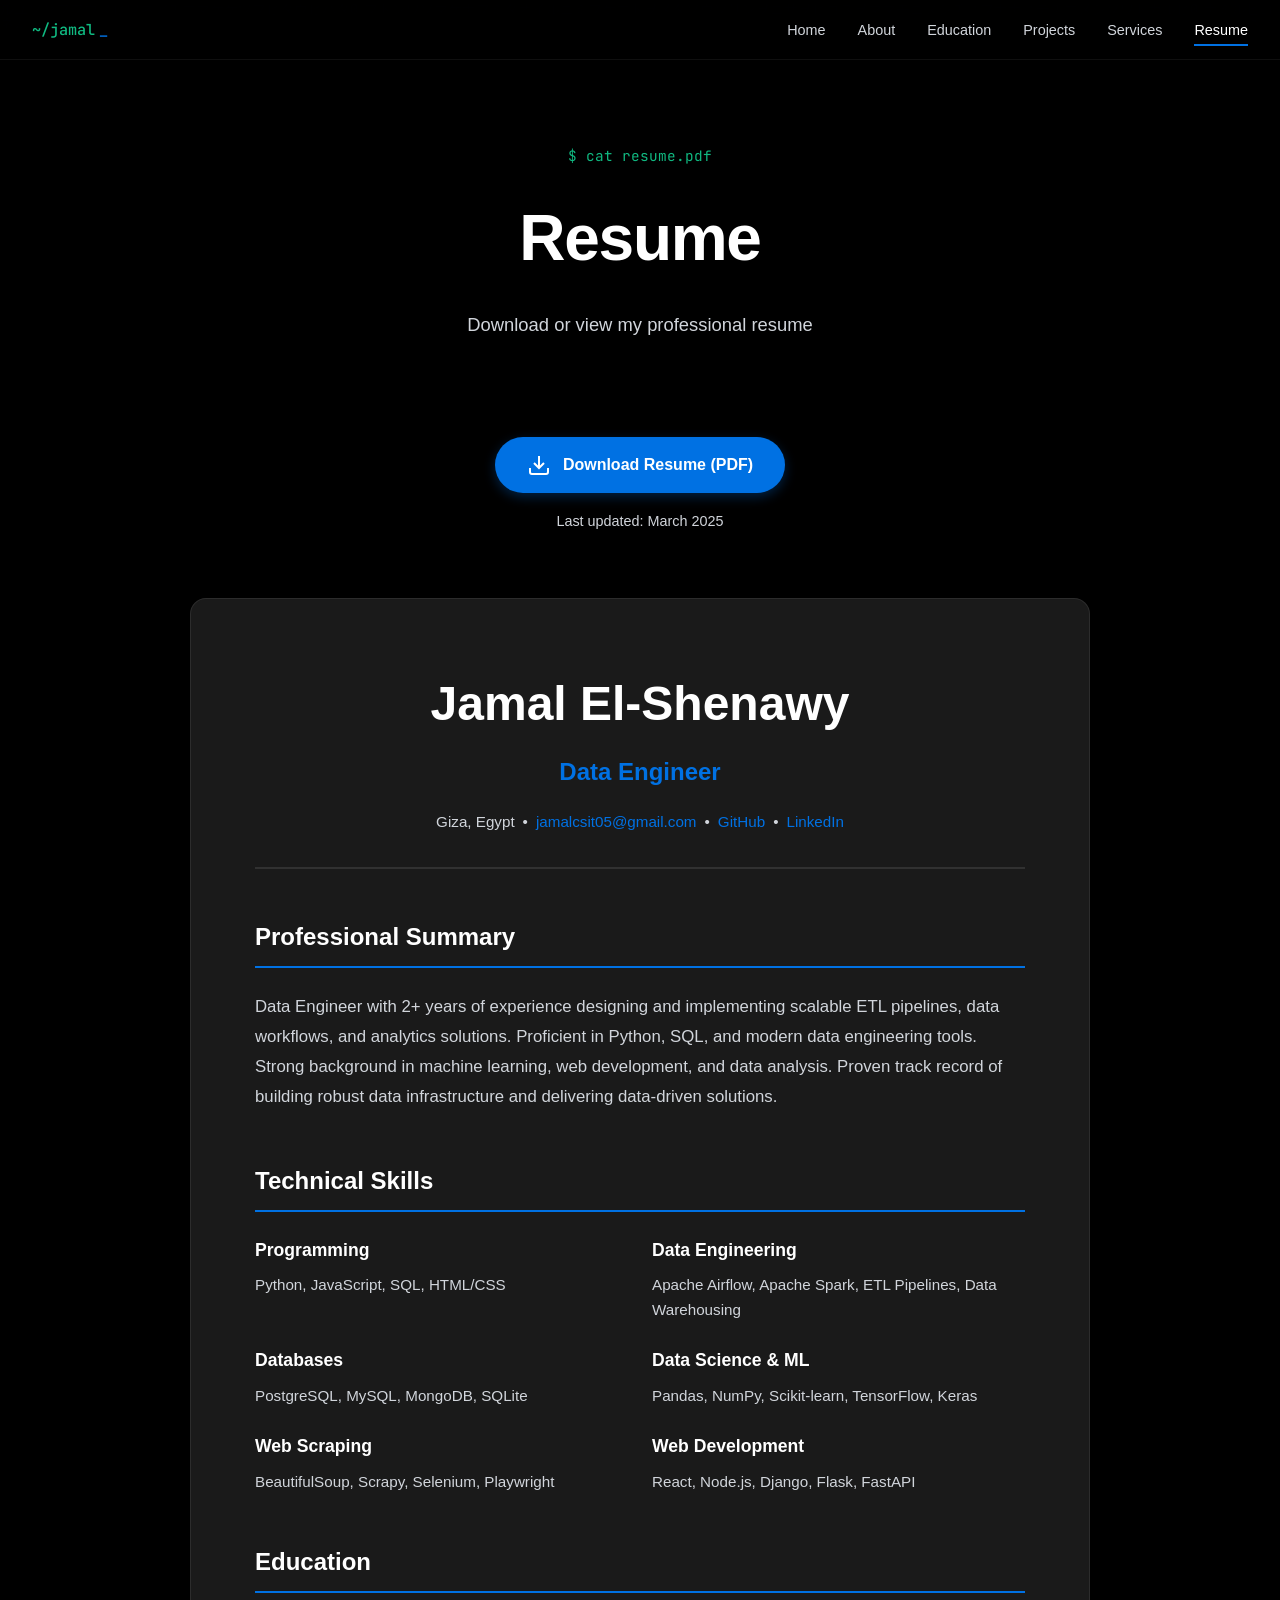
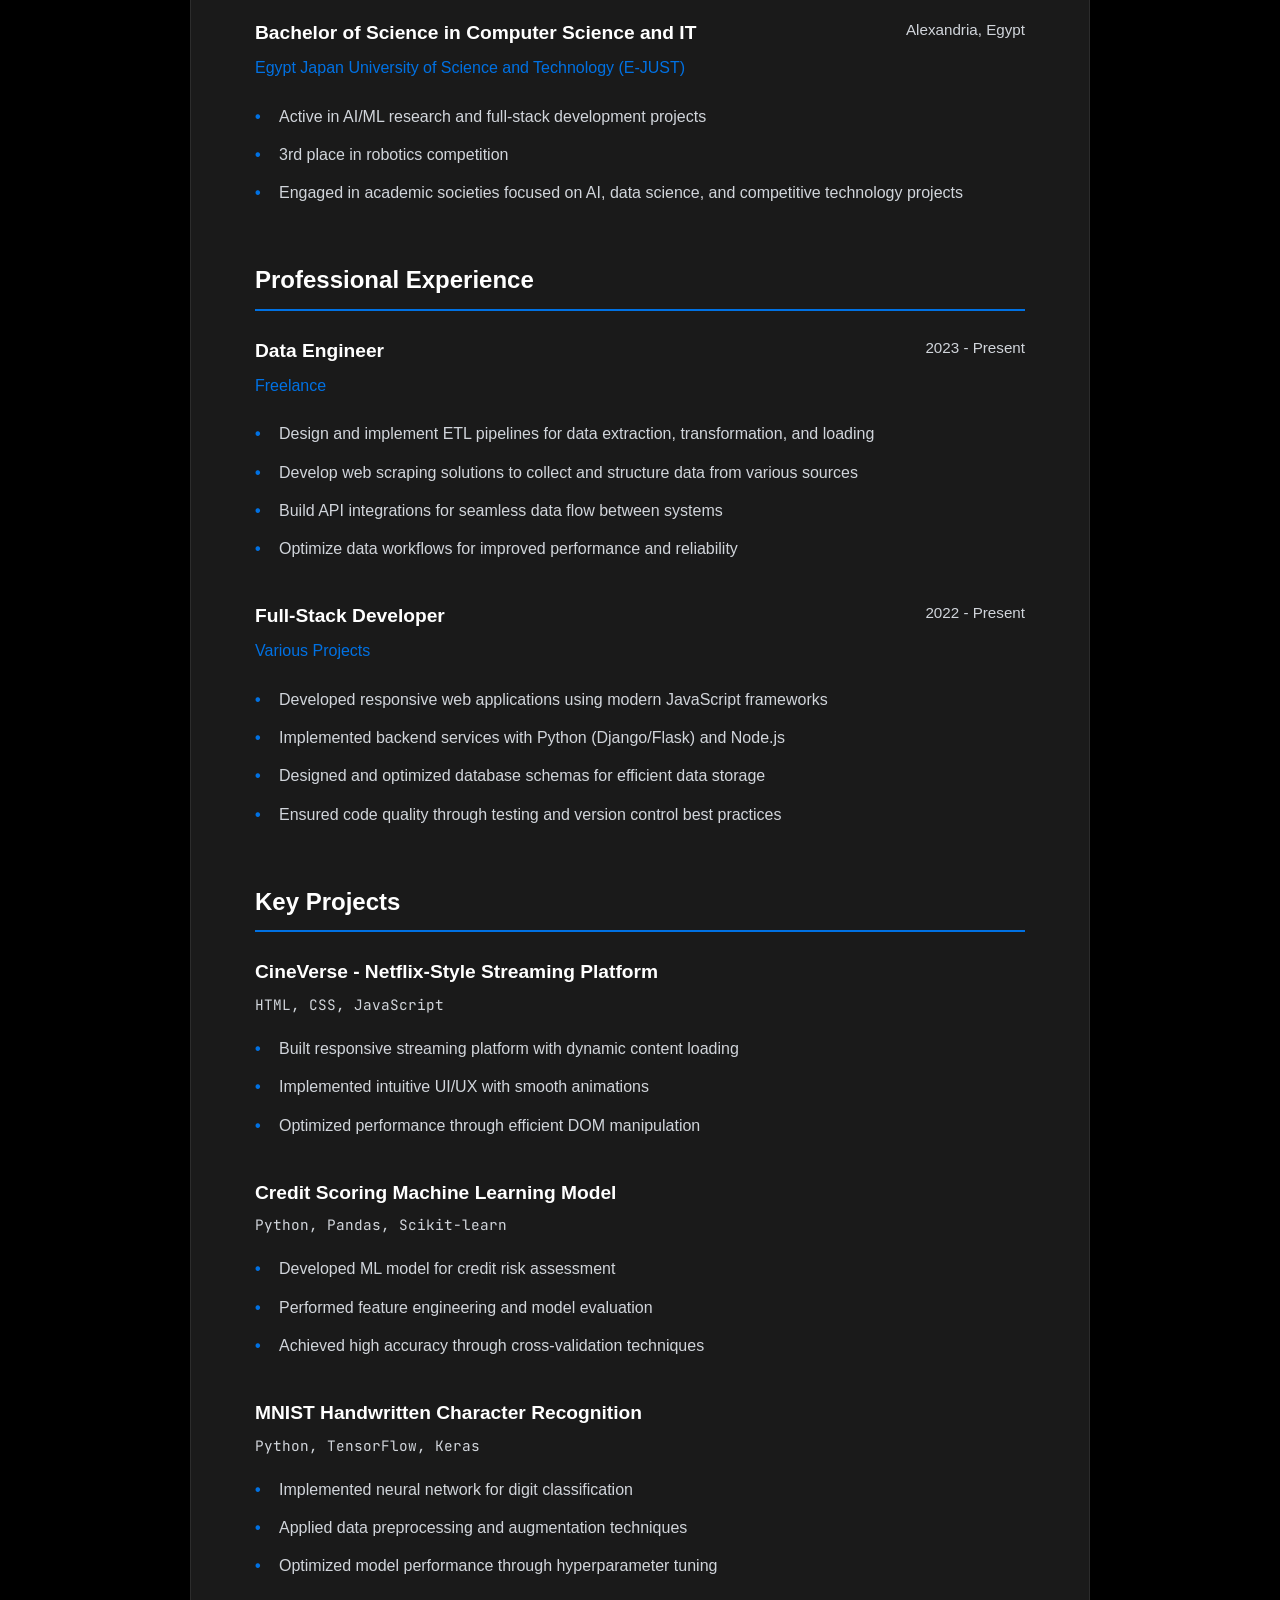
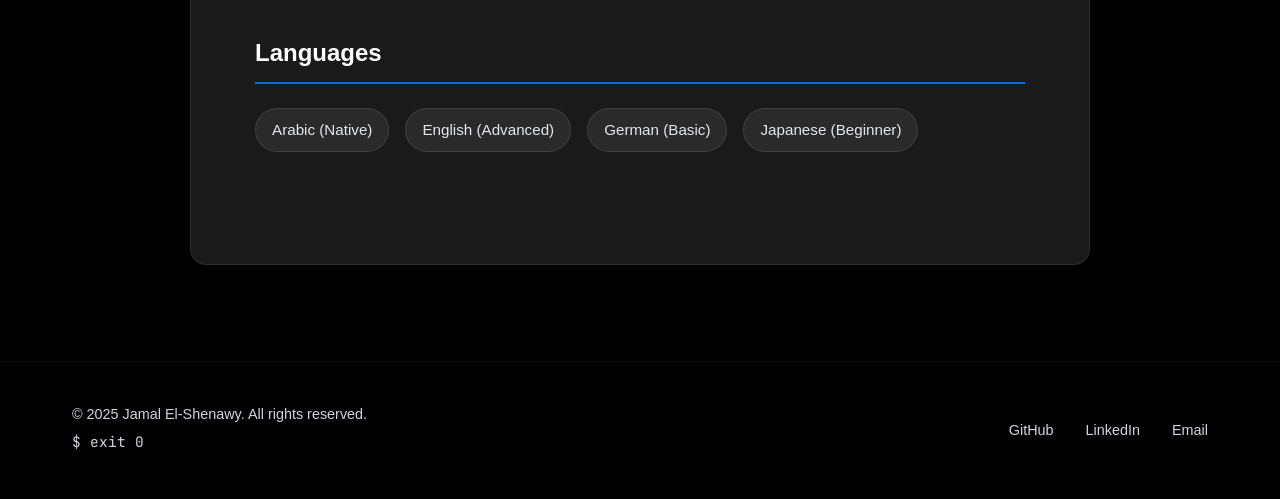
<file: resume.html>
<!DOCTYPE html>
<html lang="en">
<head>
    <meta charset="UTF-8">
    <meta name="viewport" content="width=device-width, initial-scale=1.0">
    <meta name="description" content="Resume - Jamal El-Shenawy | Data Engineer">
    <title>Resume | Jamal El-Shenawy</title>
    
    <!-- Fonts -->
    <link rel="preconnect" href="https://fonts.googleapis.com">
    <link rel="preconnect" href="https://fonts.gstatic.com" crossorigin>
    <link href="https://fonts.googleapis.com/css2?family=SF+Pro+Display:wght@300;400;500;600;700&family=JetBrains+Mono:wght@400;500;600&display=swap" rel="stylesheet">
    
    <link rel="stylesheet" href="styles.css">
</head>
<body>
    <!-- Matrix Background Animation -->
    <canvas id="matrix-bg" class="matrix-canvas"></canvas>
    
    <!-- Navigation -->
    <nav class="nav" id="navbar">
        <div class="nav-container">
            <div class="nav-logo">
                <span class="terminal-prompt">~/jamal</span>
                <span class="cursor-blink">_</span>
            </div>
            <ul class="nav-menu" id="nav-menu">
                <li><a href="index.html" class="nav-link">Home</a></li>
                <li><a href="about.html" class="nav-link">About</a></li>
                <li><a href="education.html" class="nav-link">Education</a></li>
                <li><a href="projects.html" class="nav-link">Projects</a></li>
                <li><a href="services.html" class="nav-link">Services</a></li>
                <li><a href="resume.html" class="nav-link active">Resume</a></li>
            </ul>
            <div class="nav-toggle" id="nav-toggle">
                <span></span>
                <span></span>
                <span></span>
            </div>
        </div>
    </nav>

    <!-- Page Header -->
    <section class="page-header">
        <div class="container">
            <div class="page-header-content">
                <span class="page-label">$ cat resume.pdf</span>
                <h1 class="page-title">Resume</h1>
                <p class="page-description">Download or view my professional resume</p>
            </div>
        </div>
    </section>

    <!-- Download Section -->
    <section class="resume-download-section">
        <div class="container">
            <div class="download-card">
                <button onclick="downloadResume()" class="btn-download">
                    <svg width="24" height="24" viewBox="0 0 24 24" fill="none" stroke="currentColor" stroke-width="2">
                        <path d="M21 15v4a2 2 0 0 1-2 2H5a2 2 0 0 1-2-2v-4"/>
                        <polyline points="7 10 12 15 17 10"/>
                        <line x1="12" y1="15" x2="12" y2="3"/>
                    </svg>
                    Download Resume (PDF)
                </button>
                <p class="download-note">Last updated: March 2025</p>
            </div>
        </div>
    </section>

    <!-- Resume Content -->
    <section class="resume-content">
        <div class="container">
            <div class="resume-paper">
                <!-- Header -->
                <div class="resume-header">
                    <h1 class="resume-name">Jamal El-Shenawy</h1>
                    <div class="resume-title">Data Engineer</div>
                    <div class="resume-contact-info">
                        <span>Giza, Egypt</span>
                        <span>•</span>
                        <a href="mailto:jamalcsit05@gmail.com">jamalcsit05@gmail.com</a>
                        <span>•</span>
                        <a href="https://github.com/jamal005csit" target="_blank">GitHub</a>
                        <span>•</span>
                        <a href="https://www.linkedin.com/in/jamal-el-shenawy" target="_blank">LinkedIn</a>
                    </div>
                </div>

                <!-- Summary -->
                <div class="resume-section">
                    <h2 class="resume-section-title">Professional Summary</h2>
                    <p class="resume-text">
                        Data Engineer with 2+ years of experience designing and implementing scalable ETL pipelines, 
                        data workflows, and analytics solutions. Proficient in Python, SQL, and modern data engineering 
                        tools. Strong background in machine learning, web development, and data analysis. Proven track 
                        record of building robust data infrastructure and delivering data-driven solutions.
                    </p>
                </div>

                <!-- Skills -->
                <div class="resume-section">
                    <h2 class="resume-section-title">Technical Skills</h2>
                    <div class="resume-skills-grid">
                        <div class="resume-skill-category">
                            <h3>Programming</h3>
                            <p>Python, JavaScript, SQL, HTML/CSS</p>
                        </div>
                        <div class="resume-skill-category">
                            <h3>Data Engineering</h3>
                            <p>Apache Airflow, Apache Spark, ETL Pipelines, Data Warehousing</p>
                        </div>
                        <div class="resume-skill-category">
                            <h3>Databases</h3>
                            <p>PostgreSQL, MySQL, MongoDB, SQLite</p>
                        </div>
                        <div class="resume-skill-category">
                            <h3>Data Science & ML</h3>
                            <p>Pandas, NumPy, Scikit-learn, TensorFlow, Keras</p>
                        </div>
                        <div class="resume-skill-category">
                            <h3>Web Scraping</h3>
                            <p>BeautifulSoup, Scrapy, Selenium, Playwright</p>
                        </div>
                        <div class="resume-skill-category">
                            <h3>Web Development</h3>
                            <p>React, Node.js, Django, Flask, FastAPI</p>
                        </div>
                    </div>
                </div>

                <!-- Education -->
                <div class="resume-section">
                    <h2 class="resume-section-title">Education</h2>
                    <div class="resume-item">
                        <div class="resume-item-header">
                            <div>
                                <h3 class="resume-item-title">Bachelor of Science in Computer Science and IT</h3>
                                <p class="resume-item-subtitle">Egypt Japan University of Science and Technology (E-JUST)</p>
                            </div>
                            <div class="resume-item-date">Alexandria, Egypt</div>
                        </div>
                        <ul class="resume-list">
                            <li>Active in AI/ML research and full-stack development projects</li>
                            <li>3rd place in robotics competition</li>
                            <li>Engaged in academic societies focused on AI, data science, and competitive technology projects</li>
                        </ul>
                    </div>
                </div>

                <!-- Experience -->
                <div class="resume-section">
                    <h2 class="resume-section-title">Professional Experience</h2>
                    
                    <div class="resume-item">
                        <div class="resume-item-header">
                            <div>
                                <h3 class="resume-item-title">Data Engineer</h3>
                                <p class="resume-item-subtitle">Freelance</p>
                            </div>
                            <div class="resume-item-date">2023 - Present</div>
                        </div>
                        <ul class="resume-list">
                            <li>Design and implement ETL pipelines for data extraction, transformation, and loading</li>
                            <li>Develop web scraping solutions to collect and structure data from various sources</li>
                            <li>Build API integrations for seamless data flow between systems</li>
                            <li>Optimize data workflows for improved performance and reliability</li>
                        </ul>
                    </div>

                    <div class="resume-item">
                        <div class="resume-item-header">
                            <div>
                                <h3 class="resume-item-title">Full-Stack Developer</h3>
                                <p class="resume-item-subtitle">Various Projects</p>
                            </div>
                            <div class="resume-item-date">2022 - Present</div>
                        </div>
                        <ul class="resume-list">
                            <li>Developed responsive web applications using modern JavaScript frameworks</li>
                            <li>Implemented backend services with Python (Django/Flask) and Node.js</li>
                            <li>Designed and optimized database schemas for efficient data storage</li>
                            <li>Ensured code quality through testing and version control best practices</li>
                        </ul>
                    </div>
                </div>

                <!-- Projects -->
                <div class="resume-section">
                    <h2 class="resume-section-title">Key Projects</h2>
                    
                    <div class="resume-item">
                        <h3 class="resume-item-title">CineVerse - Netflix-Style Streaming Platform</h3>
                        <p class="resume-project-tech">HTML, CSS, JavaScript</p>
                        <ul class="resume-list">
                            <li>Built responsive streaming platform with dynamic content loading</li>
                            <li>Implemented intuitive UI/UX with smooth animations</li>
                            <li>Optimized performance through efficient DOM manipulation</li>
                        </ul>
                    </div>

                    <div class="resume-item">
                        <h3 class="resume-item-title">Credit Scoring Machine Learning Model</h3>
                        <p class="resume-project-tech">Python, Pandas, Scikit-learn</p>
                        <ul class="resume-list">
                            <li>Developed ML model for credit risk assessment</li>
                            <li>Performed feature engineering and model evaluation</li>
                            <li>Achieved high accuracy through cross-validation techniques</li>
                        </ul>
                    </div>

                    <div class="resume-item">
                        <h3 class="resume-item-title">MNIST Handwritten Character Recognition</h3>
                        <p class="resume-project-tech">Python, TensorFlow, Keras</p>
                        <ul class="resume-list">
                            <li>Implemented neural network for digit classification</li>
                            <li>Applied data preprocessing and augmentation techniques</li>
                            <li>Optimized model performance through hyperparameter tuning</li>
                        </ul>
                    </div>
                </div>

                <!-- Languages -->
                <div class="resume-section">
                    <h2 class="resume-section-title">Languages</h2>
                    <div class="resume-languages">
                        <span class="resume-language">Arabic (Native)</span>
                        <span class="resume-language">English (Advanced)</span>
                        <span class="resume-language">German (Basic)</span>
                        <span class="resume-language">Japanese (Beginner)</span>
                    </div>
                </div>
            </div>
        </div>
    </section>

    <!-- Footer -->
    <footer class="footer">
        <div class="container">
            <div class="footer-content">
                <div class="footer-text">
                    <p>&copy; 2025 Jamal El-Shenawy. All rights reserved.</p>
                    <p class="footer-note">$ exit 0</p>
                </div>
                <div class="footer-links">
                    <a href="https://github.com/jamal005csit" target="_blank" rel="noopener" class="footer-link">GitHub</a>
                    <a href="https://www.linkedin.com/in/jamal-el-shenawy" target="_blank" rel="noopener" class="footer-link">LinkedIn</a>
                    <a href="mailto:jamalcsit05@gmail.com" class="footer-link">Email</a>
                </div>
            </div>
        </div>
    </footer>

    <script src="script.js"></script>
    <script>
        // Resume download function
        function downloadResume() {
            // Generate resume content
            window.print();
            
            // Alternative: If you have a PDF file, use this:
            // const link = document.createElement('a');
            // link.href = 'path/to/resume.pdf';
            // link.download = 'Jamal_El-Shenawy_Resume.pdf';
            // link.click();
        }
    </script>
</body>
</html>
</file>
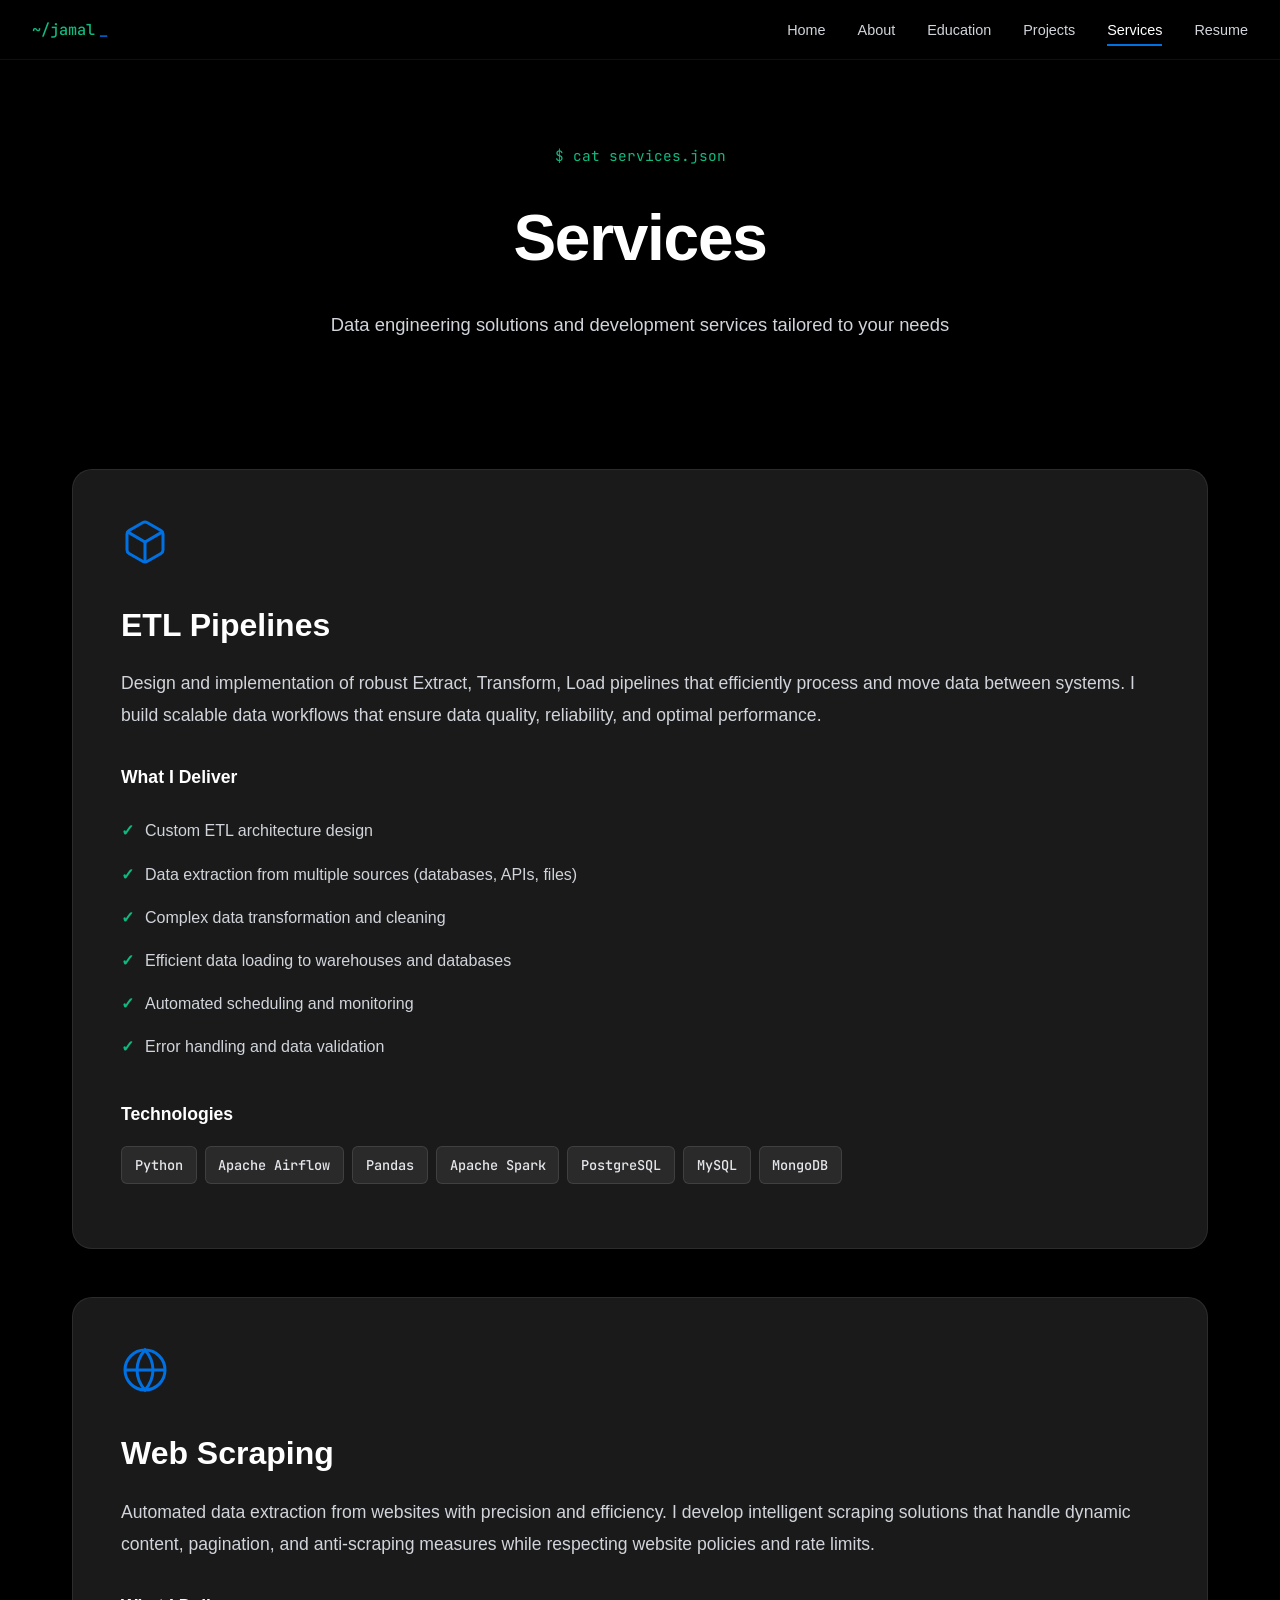
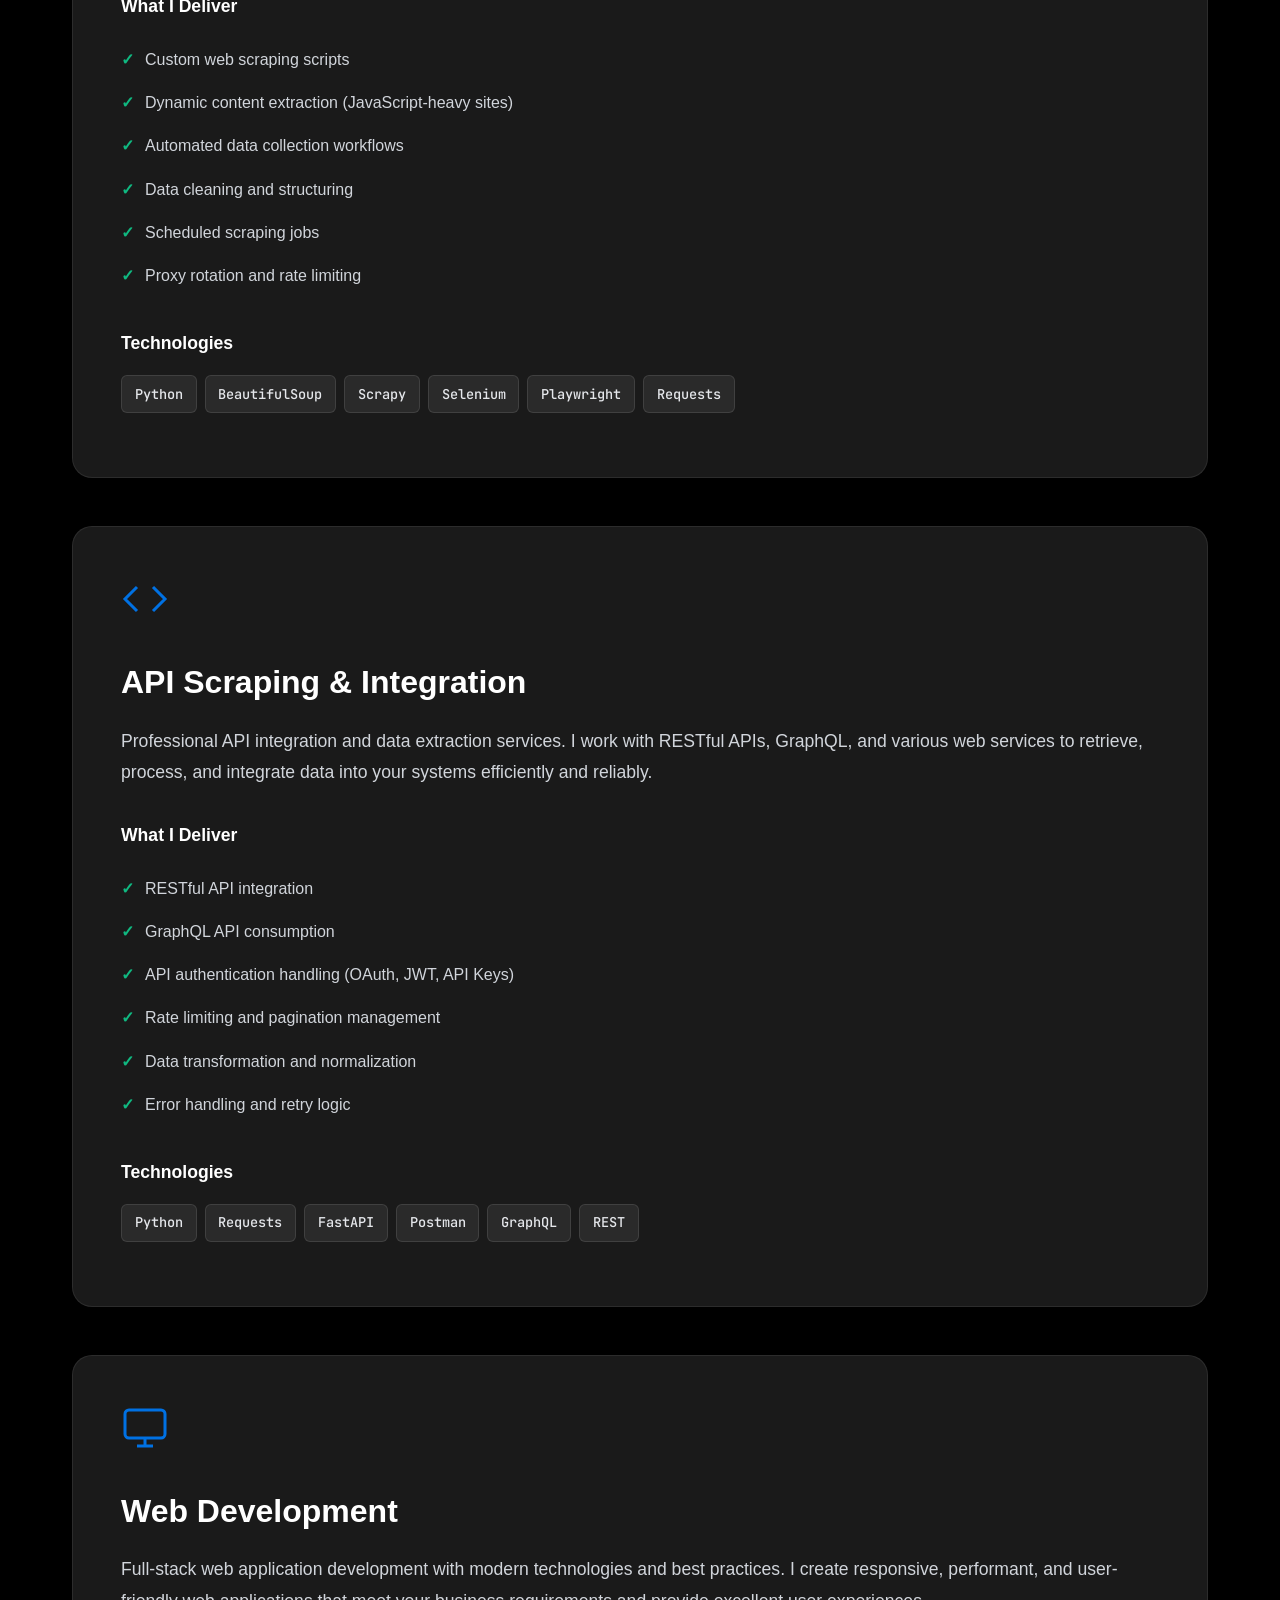
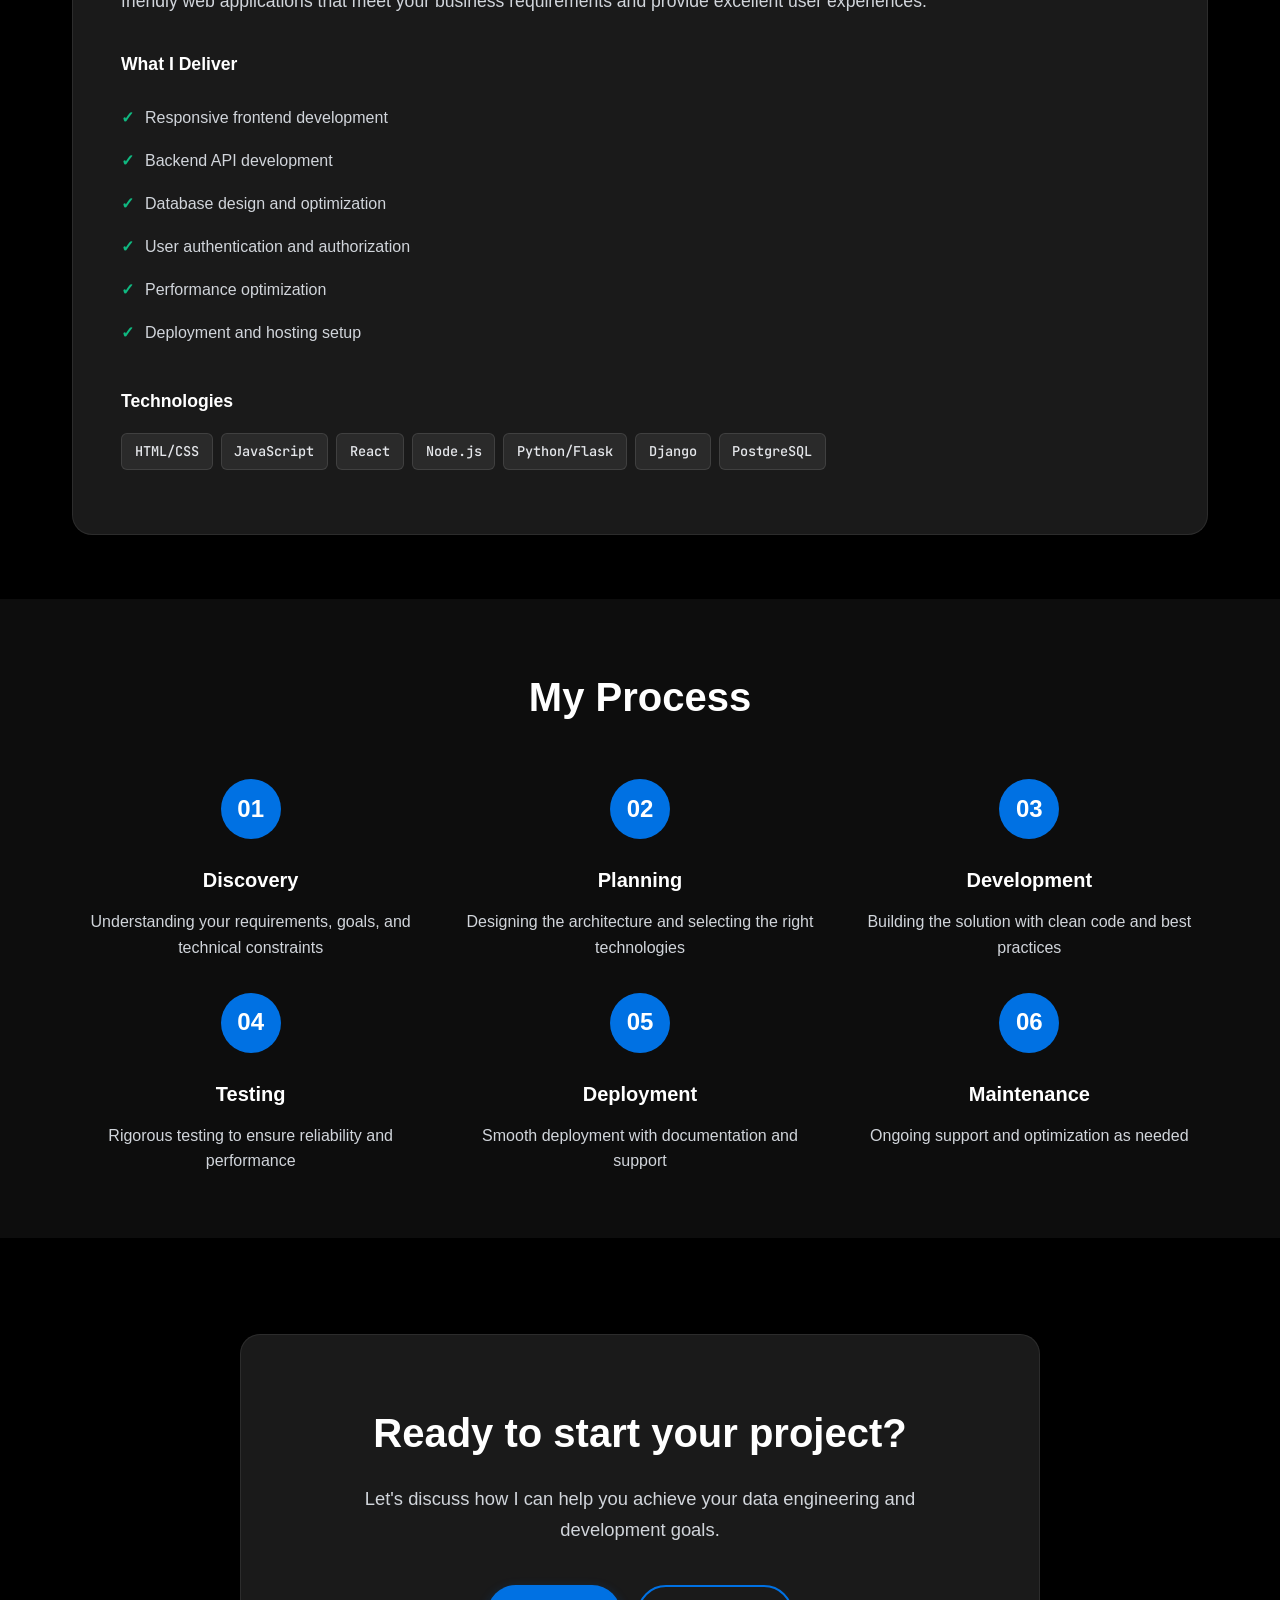
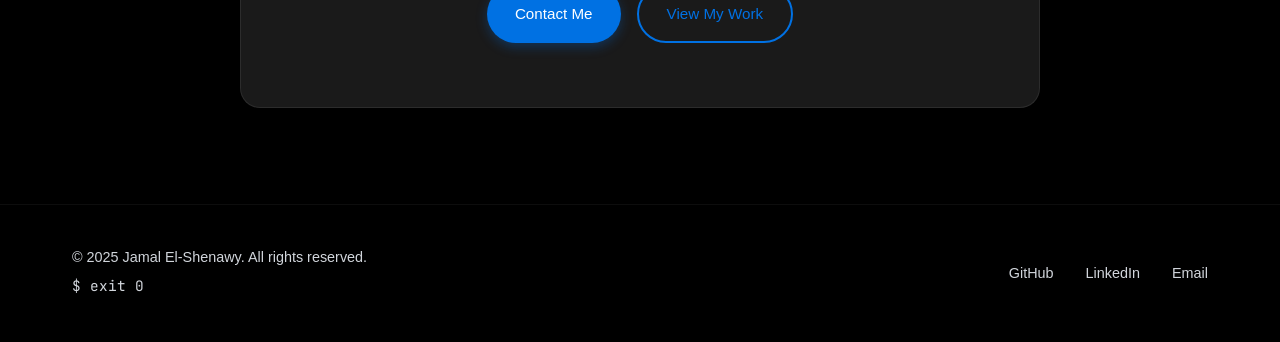
<file: services.html>
<!DOCTYPE html>
<html lang="en">
<head>
    <meta charset="UTF-8">
    <meta name="viewport" content="width=device-width, initial-scale=1.0">
    <meta name="description" content="Services by Jamal El-Shenawy - ETL Pipelines, Web Scraping, API Integration, Web Development">
    <title>Services | Jamal El-Shenawy</title>
    
    <!-- Fonts -->
    <link rel="preconnect" href="https://fonts.googleapis.com">
    <link rel="preconnect" href="https://fonts.gstatic.com" crossorigin>
    <link href="https://fonts.googleapis.com/css2?family=SF+Pro+Display:wght@300;400;500;600;700&family=JetBrains+Mono:wght@400;500;600&display=swap" rel="stylesheet">
    
    <link rel="stylesheet" href="styles.css">
</head>
<body>
    <!-- Matrix Background Animation -->
    <canvas id="matrix-bg" class="matrix-canvas"></canvas>
    
    <!-- Navigation -->
    <nav class="nav" id="navbar">
        <div class="nav-container">
            <div class="nav-logo">
                <span class="terminal-prompt">~/jamal</span>
                <span class="cursor-blink">_</span>
            </div>
            <ul class="nav-menu" id="nav-menu">
                <li><a href="index.html" class="nav-link">Home</a></li>
                <li><a href="about.html" class="nav-link">About</a></li>
                <li><a href="education.html" class="nav-link">Education</a></li>
                <li><a href="projects.html" class="nav-link">Projects</a></li>
                <li><a href="services.html" class="nav-link active">Services</a></li>
                <li><a href="resume.html" class="nav-link">Resume</a></li>
            </ul>
            <div class="nav-toggle" id="nav-toggle">
                <span></span>
                <span></span>
                <span></span>
            </div>
        </div>
    </nav>

    <!-- Page Header -->
    <section class="page-header">
        <div class="container">
            <div class="page-header-content">
                <span class="page-label">$ cat services.json</span>
                <h1 class="page-title">Services</h1>
                <p class="page-description">Data engineering solutions and development services tailored to your needs</p>
            </div>
        </div>
    </section>

    <!-- Services Grid -->
    <section class="services-section">
        <div class="container">
            <div class="services-grid-main">
                <!-- Service 1: ETL Pipelines -->
                <div class="service-card-main">
                    <div class="service-icon-large">
                        <svg width="48" height="48" viewBox="0 0 24 24" fill="none" stroke="currentColor" stroke-width="1.5">
                            <path d="M21 16V8a2 2 0 0 0-1-1.73l-7-4a2 2 0 0 0-2 0l-7 4A2 2 0 0 0 3 8v8a2 2 0 0 0 1 1.73l7 4a2 2 0 0 0 2 0l7-4A2 2 0 0 0 21 16z"/>
                            <polyline points="3.27 6.96 12 12.01 20.73 6.96"/>
                            <line x1="12" y1="22.08" x2="12" y2="12"/>
                        </svg>
                    </div>
                    <h2 class="service-title-main">ETL Pipelines</h2>
                    <p class="service-description-main">
                        Design and implementation of robust Extract, Transform, Load pipelines that efficiently 
                        process and move data between systems. I build scalable data workflows that ensure data 
                        quality, reliability, and optimal performance.
                    </p>
                    
                    <div class="service-features-main">
                        <h4>What I Deliver</h4>
                        <ul>
                            <li>Custom ETL architecture design</li>
                            <li>Data extraction from multiple sources (databases, APIs, files)</li>
                            <li>Complex data transformation and cleaning</li>
                            <li>Efficient data loading to warehouses and databases</li>
                            <li>Automated scheduling and monitoring</li>
                            <li>Error handling and data validation</li>
                        </ul>
                    </div>
                    
                    <div class="service-tech-main">
                        <h4>Technologies</h4>
                        <div class="tech-tags">
                            <span class="tech-tag">Python</span>
                            <span class="tech-tag">Apache Airflow</span>
                            <span class="tech-tag">Pandas</span>
                            <span class="tech-tag">Apache Spark</span>
                            <span class="tech-tag">PostgreSQL</span>
                            <span class="tech-tag">MySQL</span>
                            <span class="tech-tag">MongoDB</span>
                        </div>
                    </div>
                </div>

                <!-- Service 2: Web Scraping -->
                <div class="service-card-main">
                    <div class="service-icon-large">
                        <svg width="48" height="48" viewBox="0 0 24 24" fill="none" stroke="currentColor" stroke-width="1.5">
                            <circle cx="12" cy="12" r="10"/>
                            <line x1="2" y1="12" x2="22" y2="12"/>
                            <path d="M12 2a15.3 15.3 0 0 1 4 10 15.3 15.3 0 0 1-4 10 15.3 15.3 0 0 1-4-10 15.3 15.3 0 0 1 4-10z"/>
                        </svg>
                    </div>
                    <h2 class="service-title-main">Web Scraping</h2>
                    <p class="service-description-main">
                        Automated data extraction from websites with precision and efficiency. I develop intelligent 
                        scraping solutions that handle dynamic content, pagination, and anti-scraping measures while 
                        respecting website policies and rate limits.
                    </p>
                    
                    <div class="service-features-main">
                        <h4>What I Deliver</h4>
                        <ul>
                            <li>Custom web scraping scripts</li>
                            <li>Dynamic content extraction (JavaScript-heavy sites)</li>
                            <li>Automated data collection workflows</li>
                            <li>Data cleaning and structuring</li>
                            <li>Scheduled scraping jobs</li>
                            <li>Proxy rotation and rate limiting</li>
                        </ul>
                    </div>
                    
                    <div class="service-tech-main">
                        <h4>Technologies</h4>
                        <div class="tech-tags">
                            <span class="tech-tag">Python</span>
                            <span class="tech-tag">BeautifulSoup</span>
                            <span class="tech-tag">Scrapy</span>
                            <span class="tech-tag">Selenium</span>
                            <span class="tech-tag">Playwright</span>
                            <span class="tech-tag">Requests</span>
                        </div>
                    </div>
                </div>

                <!-- Service 3: API Scraping -->
                <div class="service-card-main">
                    <div class="service-icon-large">
                        <svg width="48" height="48" viewBox="0 0 24 24" fill="none" stroke="currentColor" stroke-width="1.5">
                            <polyline points="16 18 22 12 16 6"/>
                            <polyline points="8 6 2 12 8 18"/>
                        </svg>
                    </div>
                    <h2 class="service-title-main">API Scraping & Integration</h2>
                    <p class="service-description-main">
                        Professional API integration and data extraction services. I work with RESTful APIs, GraphQL, 
                        and various web services to retrieve, process, and integrate data into your systems efficiently 
                        and reliably.
                    </p>
                    
                    <div class="service-features-main">
                        <h4>What I Deliver</h4>
                        <ul>
                            <li>RESTful API integration</li>
                            <li>GraphQL API consumption</li>
                            <li>API authentication handling (OAuth, JWT, API Keys)</li>
                            <li>Rate limiting and pagination management</li>
                            <li>Data transformation and normalization</li>
                            <li>Error handling and retry logic</li>
                        </ul>
                    </div>
                    
                    <div class="service-tech-main">
                        <h4>Technologies</h4>
                        <div class="tech-tags">
                            <span class="tech-tag">Python</span>
                            <span class="tech-tag">Requests</span>
                            <span class="tech-tag">FastAPI</span>
                            <span class="tech-tag">Postman</span>
                            <span class="tech-tag">GraphQL</span>
                            <span class="tech-tag">REST</span>
                        </div>
                    </div>
                </div>

                <!-- Service 4: Web Development -->
                <div class="service-card-main">
                    <div class="service-icon-large">
                        <svg width="48" height="48" viewBox="0 0 24 24" fill="none" stroke="currentColor" stroke-width="1.5">
                            <rect x="2" y="3" width="20" height="14" rx="2" ry="2"/>
                            <line x1="8" y1="21" x2="16" y2="21"/>
                            <line x1="12" y1="17" x2="12" y2="21"/>
                        </svg>
                    </div>
                    <h2 class="service-title-main">Web Development</h2>
                    <p class="service-description-main">
                        Full-stack web application development with modern technologies and best practices. I create 
                        responsive, performant, and user-friendly web applications that meet your business requirements 
                        and provide excellent user experiences.
                    </p>
                    
                    <div class="service-features-main">
                        <h4>What I Deliver</h4>
                        <ul>
                            <li>Responsive frontend development</li>
                            <li>Backend API development</li>
                            <li>Database design and optimization</li>
                            <li>User authentication and authorization</li>
                            <li>Performance optimization</li>
                            <li>Deployment and hosting setup</li>
                        </ul>
                    </div>
                    
                    <div class="service-tech-main">
                        <h4>Technologies</h4>
                        <div class="tech-tags">
                            <span class="tech-tag">HTML/CSS</span>
                            <span class="tech-tag">JavaScript</span>
                            <span class="tech-tag">React</span>
                            <span class="tech-tag">Node.js</span>
                            <span class="tech-tag">Python/Flask</span>
                            <span class="tech-tag">Django</span>
                            <span class="tech-tag">PostgreSQL</span>
                        </div>
                    </div>
                </div>
            </div>
        </div>
    </section>

    <!-- Process Section -->
    <section class="process-section">
        <div class="container">
            <h2 class="section-heading-center">My Process</h2>
            <div class="process-grid">
                <div class="process-step">
                    <div class="process-number">01</div>
                    <h3>Discovery</h3>
                    <p>Understanding your requirements, goals, and technical constraints</p>
                </div>
                <div class="process-step">
                    <div class="process-number">02</div>
                    <h3>Planning</h3>
                    <p>Designing the architecture and selecting the right technologies</p>
                </div>
                <div class="process-step">
                    <div class="process-number">03</div>
                    <h3>Development</h3>
                    <p>Building the solution with clean code and best practices</p>
                </div>
                <div class="process-step">
                    <div class="process-number">04</div>
                    <h3>Testing</h3>
                    <p>Rigorous testing to ensure reliability and performance</p>
                </div>
                <div class="process-step">
                    <div class="process-number">05</div>
                    <h3>Deployment</h3>
                    <p>Smooth deployment with documentation and support</p>
                </div>
                <div class="process-step">
                    <div class="process-number">06</div>
                    <h3>Maintenance</h3>
                    <p>Ongoing support and optimization as needed</p>
                </div>
            </div>
        </div>
    </section>

    <!-- CTA Section -->
    <section class="services-cta">
        <div class="container">
            <div class="cta-box">
                <h2>Ready to start your project?</h2>
                <p>Let's discuss how I can help you achieve your data engineering and development goals.</p>
                <div class="cta-buttons">
                    <a href="mailto:jamalcsit05@gmail.com" class="btn-primary-apple">Contact Me</a>
                    <a href="projects.html" class="btn-secondary-apple">View My Work</a>
                </div>
            </div>
        </div>
    </section>

    <!-- Footer -->
    <footer class="footer">
        <div class="container">
            <div class="footer-content">
                <div class="footer-text">
                    <p>&copy; 2025 Jamal El-Shenawy. All rights reserved.</p>
                    <p class="footer-note">$ exit 0</p>
                </div>
                <div class="footer-links">
                    <a href="https://github.com/jamal005csit" target="_blank" rel="noopener" class="footer-link">GitHub</a>
                    <a href="https://www.linkedin.com/in/jamal-el-shenawy" target="_blank" rel="noopener" class="footer-link">LinkedIn</a>
                    <a href="mailto:jamalcsit05@gmail.com" class="footer-link">Email</a>
                </div>
            </div>
        </div>
    </footer>

    <script src="script.js"></script>
</body>
</html>
</file>
<file: styles.css>
/* ===================================
   PORTFOLIO - DARK APPLE AESTHETIC
   Jamal El-Shenawy | Data Engineer
   =================================== */

/* ===================================
   CSS RESET & BASE
   =================================== */

* {
    margin: 0;
    padding: 0;
    box-sizing: border-box;
}

:root {
    /* Colors - Dark Theme */
    --color-black: #000000;
    --color-charcoal: #0D0D0D;
    --color-dark-gray: #1A1A1A;
    --color-medium-gray: #2A2A2A;
    --color-light-gray: #D1D5DB;
    --color-lighter-gray: #E5E7EB;
    --color-white: #FFFFFF;
    
    /* Apple-inspired Accents */
    --color-accent: #0071E3;
    --color-accent-hover: #0077ED;
    --color-accent-dim: rgba(0, 113, 227, 0.1);
    --color-success: #10B981;
    --color-warning: #F59E0B;
    
    /* Code Syntax Colors */
    --color-code-keyword: #C678DD;
    --color-code-string: #98C379;
    --color-code-function: #61AFEF;
    --color-code-comment: #5C6370;
    --color-code-module: #56B6C2;
    
    /* Typography */
    --font-display: 'SF Pro Display', -apple-system, BlinkMacSystemFont, sans-serif;
    --font-mono: 'JetBrains Mono', 'SF Mono', Monaco, monospace;
    
    /* Spacing */
    --spacing-xs: 0.5rem;
    --spacing-sm: 1rem;
    --spacing-md: 2rem;
    --spacing-lg: 4rem;
    --spacing-xl: 6rem;
    
    /* Transitions */
    --transition-fast: 0.2s cubic-bezier(0.4, 0, 0.2, 1);
    --transition-medium: 0.4s cubic-bezier(0.4, 0, 0.2, 1);
    --transition-slow: 0.6s cubic-bezier(0.4, 0, 0.2, 1);
    
    /* Shadows - Apple Style */
    --shadow-sm: 0 1px 3px rgba(0, 0, 0, 0.5);
    --shadow-md: 0 4px 6px rgba(0, 0, 0, 0.6);
    --shadow-lg: 0 10px 20px rgba(0, 0, 0, 0.7);
    --shadow-xl: 0 20px 40px rgba(0, 0, 0, 0.8);
    --shadow-glow: 0 0 30px rgba(0, 113, 227, 0.4);
}

html {
    scroll-behavior: smooth;
    font-size: 16px;
}

body {
    font-family: var(--font-display);
    background: var(--color-black);
    color: var(--color-light-gray);
    line-height: 1.7;
    overflow-x: hidden;
    -webkit-font-smoothing: antialiased;
    -moz-osx-font-smoothing: grayscale;
}

::selection {
    background: var(--color-accent);
    color: var(--color-white);
}

/* ===================================
   MATRIX BACKGROUND
   =================================== */

.matrix-canvas {
    position: fixed;
    top: 0;
    left: 0;
    width: 100%;
    height: 100%;
    z-index: 0;
    opacity: 0.06;
    pointer-events: none;
}

/* ===================================
   NAVIGATION - APPLE STYLE
   =================================== */

.nav {
    position: fixed;
    top: 0;
    left: 0;
    right: 0;
    z-index: 1000;
    background: rgba(0, 0, 0, 0.8);
    backdrop-filter: blur(20px) saturate(180%);
    -webkit-backdrop-filter: blur(20px) saturate(180%);
    border-bottom: 1px solid rgba(255, 255, 255, 0.06);
    transition: var(--transition-medium);
}

.nav-container {
    max-width: 1400px;
    margin: 0 auto;
    padding: 1rem 2rem;
    display: flex;
    justify-content: space-between;
    align-items: center;
}

.nav-logo {
    font-family: var(--font-mono);
    font-size: 0.95rem;
    color: var(--color-white);
    display: flex;
    align-items: center;
    gap: 0.25rem;
    font-weight: 500;
}

.terminal-prompt {
    color: var(--color-success);
}

.cursor-blink {
    animation: blink 1s infinite;
    color: var(--color-accent);
}

@keyframes blink {
    0%, 49% { opacity: 1; }
    50%, 100% { opacity: 0; }
}

.nav-menu {
    display: flex;
    list-style: none;
    gap: 2rem;
}

.nav-link {
    font-size: 0.9rem;
    color: var(--color-light-gray);
    text-decoration: none;
    transition: var(--transition-fast);
    position: relative;
    padding: 0.5rem 0;
    font-weight: 400;
}

.nav-link::after {
    content: '';
    position: absolute;
    bottom: 0;
    left: 0;
    width: 0;
    height: 2px;
    background: var(--color-accent);
    transition: var(--transition-fast);
}

.nav-link:hover,
.nav-link.active {
    color: var(--color-white);
}

.nav-link:hover::after,
.nav-link.active::after {
    width: 100%;
}

.nav-toggle {
    display: none;
    flex-direction: column;
    gap: 0.4rem;
    cursor: pointer;
}

.nav-toggle span {
    width: 24px;
    height: 2px;
    background: var(--color-white);
    transition: var(--transition-fast);
}

/* ===================================
   CONTAINER & LAYOUT
   =================================== */

.container {
    max-width: 1200px;
    margin: 0 auto;
    padding: 0 2rem;
}

section {
    position: relative;
    padding: var(--spacing-xl) 0;
    z-index: 1;
}

/* ===================================
   PAGE HEADER
   =================================== */

.page-header {
    padding-top: calc(var(--spacing-xl) + 3rem);
    padding-bottom: var(--spacing-lg);
    text-align: center;
}

.page-header-content {
    max-width: 800px;
    margin: 0 auto;
}

.page-label {
    font-family: var(--font-mono);
    font-size: 0.9rem;
    color: var(--color-success);
    display: block;
    margin-bottom: 1rem;
}

.page-title {
    font-size: clamp(2.5rem, 6vw, 4rem);
    color: var(--color-white);
    font-weight: 700;
    margin-bottom: 1rem;
    letter-spacing: -0.02em;
}

.page-description {
    font-size: 1.15rem;
    color: var(--color-light-gray);
    font-weight: 300;
}

/* ===================================
   HOME PAGE - HERO
   =================================== */

.hero-home {
    min-height: 100vh;
    display: flex;
    align-items: center;
    justify-content: center;
    padding: 8rem 2rem 4rem;
    position: relative;
}

.hero-content-wrapper {
    max-width: 1300px;
    margin: 0 auto;
    display: grid;
    grid-template-columns: 1.2fr 1fr;
    gap: 5rem;
    align-items: center;
}

.hero-text-home {
    max-width: 650px;
}

.hero-label {
    font-family: var(--font-mono);
    font-size: 0.9rem;
    color: var(--color-success);
    margin-bottom: 1.5rem;
    display: block;
}

.hero-title-main {
    margin-bottom: 0.5rem;
}

.name-text {
    font-size: clamp(3rem, 7vw, 5rem);
    font-weight: 800;
    color: var(--color-white);
    line-height: 1.1;
    letter-spacing: -0.03em;
}

.hero-subtitle-main {
    font-size: clamp(1.5rem, 4vw, 2.5rem);
    color: var(--color-accent);
    font-weight: 600;
    margin-bottom: 1.5rem;
    letter-spacing: -0.02em;
}

.hero-description-main {
    font-size: 1.15rem;
    line-height: 1.8;
    color: var(--color-light-gray);
    margin-bottom: 2.5rem;
    font-weight: 300;
}

.hero-stats {
    display: grid;
    grid-template-columns: repeat(3, 1fr);
    gap: 2rem;
    margin-bottom: 3rem;
}

.stat-item {
    text-align: center;
}

.stat-number {
    font-size: 2.5rem;
    font-weight: 700;
    color: var(--color-accent);
    font-family: var(--font-mono);
    display: block;
    margin-bottom: 0.25rem;
}

.stat-label {
    font-size: 0.9rem;
    color: var(--color-light-gray);
    font-weight: 400;
}

.hero-cta-home {
    display: flex;
    gap: 1rem;
}

/* Terminal Visual */
.terminal-window {
    background: linear-gradient(135deg, var(--color-dark-gray), var(--color-charcoal));
    border: 1px solid rgba(255, 255, 255, 0.1);
    border-radius: 12px;
    overflow: hidden;
    box-shadow: var(--shadow-xl);
}

.terminal-header {
    background: var(--color-charcoal);
    padding: 0.75rem 1rem;
    display: flex;
    align-items: center;
    justify-content: space-between;
    border-bottom: 1px solid rgba(255, 255, 255, 0.05);
}

.terminal-buttons {
    display: flex;
    gap: 0.5rem;
}

.term-btn {
    width: 12px;
    height: 12px;
    border-radius: 50%;
}

.term-btn.close { background: #FF5F56; }
.term-btn.minimize { background: #FFBD2E; }
.term-btn.maximize { background: #27C93F; }

.terminal-title {
    font-family: var(--font-mono);
    font-size: 0.85rem;
    color: var(--color-light-gray);
}

.terminal-body {
    padding: 1.5rem;
    font-family: var(--font-mono);
    font-size: 0.85rem;
    line-height: 1.6;
    overflow-x: auto;
}

.code-keyword { color: var(--color-code-keyword); }
.code-module { color: var(--color-code-module); }
.code-class { color: #E5C07B; }
.code-function { color: var(--color-code-function); }
.code-param { color: #D19A66; }
.code-string { color: var(--color-code-string); }
.code-comment { color: var(--color-code-comment); }

.scroll-indicator {
    position: absolute;
    bottom: 2rem;
    left: 50%;
    transform: translateX(-50%);
    display: flex;
    flex-direction: column;
    align-items: center;
    gap: 0.5rem;
    font-family: var(--font-mono);
    font-size: 0.75rem;
    color: var(--color-light-gray);
}

.scroll-arrow {
    width: 2px;
    height: 40px;
    background: linear-gradient(to bottom, var(--color-accent), transparent);
    animation: scroll-down 2s infinite;
}

@keyframes scroll-down {
    0% { opacity: 0; transform: translateY(-10px); }
    50% { opacity: 1; }
    100% { opacity: 0; transform: translateY(10px); }
}

/* ===================================
   BUTTONS - APPLE STYLE
   =================================== */

.btn-primary-apple {
    display: inline-flex;
    align-items: center;
    gap: 0.5rem;
    padding: 0.875rem 1.75rem;
    font-size: 0.95rem;
    font-weight: 500;
    background: var(--color-accent);
    color: var(--color-white);
    text-decoration: none;
    border-radius: 980px;
    border: none;
    cursor: pointer;
    transition: var(--transition-fast);
    box-shadow: 0 4px 12px rgba(0, 113, 227, 0.3);
}

.btn-primary-apple:hover {
    background: var(--color-accent-hover);
    transform: translateY(-2px);
    box-shadow: 0 6px 20px rgba(0, 113, 227, 0.4);
}

.btn-secondary-apple {
    display: inline-flex;
    align-items: center;
    gap: 0.5rem;
    padding: 0.875rem 1.75rem;
    font-size: 0.95rem;
    font-weight: 500;
    background: transparent;
    color: var(--color-accent);
    text-decoration: none;
    border-radius: 980px;
    border: 2px solid var(--color-accent);
    cursor: pointer;
    transition: var(--transition-fast);
}

.btn-secondary-apple:hover {
    background: var(--color-accent-dim);
    border-color: var(--color-accent-hover);
    transform: translateY(-2px);
}

.btn-arrow {
    transition: transform var(--transition-fast);
}

.btn-primary-apple:hover .btn-arrow,
.btn-secondary-apple:hover .btn-arrow {
    transform: translateX(4px);
}

.btn-link {
    color: var(--color-accent);
    text-decoration: none;
    font-weight: 500;
    transition: var(--transition-fast);
}

.btn-link:hover {
    color: var(--color-accent-hover);
}

/* ===================================
   INTRO CARDS (HOME)
   =================================== */

.quick-intro {
    background: var(--color-charcoal);
    padding: var(--spacing-lg) 0;
}

.intro-grid {
    display: grid;
    grid-template-columns: repeat(auto-fit, minmax(250px, 1fr));
    gap: 2rem;
}

.intro-card {
    background: var(--color-dark-gray);
    border: 1px solid rgba(255, 255, 255, 0.08);
    border-radius: 16px;
    padding: 2rem;
    transition: var(--transition-medium);
}

.intro-card:hover {
    transform: translateY(-8px);
    border-color: rgba(0, 113, 227, 0.3);
    box-shadow: var(--shadow-lg);
}

.intro-icon {
    font-size: 2.5rem;
    margin-bottom: 1rem;
}

.intro-card h3 {
    font-size: 1.25rem;
    color: var(--color-white);
    margin-bottom: 0.75rem;
    font-weight: 600;
}

.intro-card p {
    color: var(--color-light-gray);
    line-height: 1.6;
    font-weight: 300;
}

/* ===================================
   LOCATION SECTION (HOME)
   =================================== */

.location-section {
    padding: var(--spacing-xl) 0;
}

.location-content {
    display: grid;
    grid-template-columns: 1fr 1fr;
    gap: 4rem;
    align-items: center;
}

.location-text h2 {
    font-size: 2.5rem;
    color: var(--color-white);
    margin-bottom: 1rem;
    font-weight: 700;
}

.location-text p {
    font-size: 1.1rem;
    color: var(--color-light-gray);
    margin-bottom: 2rem;
    line-height: 1.8;
}

.map-placeholder {
    background: var(--color-dark-gray);
    border: 1px solid rgba(255, 255, 255, 0.1);
    border-radius: 16px;
    height: 300px;
    display: flex;
    align-items: center;
    justify-content: center;
    position: relative;
    overflow: hidden;
}

.map-marker {
    position: relative;
}

.marker-pulse {
    position: absolute;
    width: 60px;
    height: 60px;
    border-radius: 50%;
    background: rgba(0, 113, 227, 0.3);
    top: 50%;
    left: 50%;
    transform: translate(-50%, -50%);
    animation: pulse 2s infinite;
}

@keyframes pulse {
    0% {
        transform: translate(-50%, -50%) scale(1);
        opacity: 1;
    }
    100% {
        transform: translate(-50%, -50%) scale(2);
        opacity: 0;
    }
}

.marker-dot {
    width: 20px;
    height: 20px;
    background: var(--color-accent);
    border-radius: 50%;
    box-shadow: 0 0 20px rgba(0, 113, 227, 0.6);
}

/* ===================================
   ABOUT PAGE
   =================================== */

.about-section {
    padding: var(--spacing-lg) 0 var(--spacing-xl);
}

.about-main {
    max-width: 900px;
    margin: 0 auto;
}

.section-heading {
    font-size: 2.5rem;
    color: var(--color-white);
    margin-bottom: 1.5rem;
    font-weight: 700;
}

.subsection-heading {
    font-size: 2rem;
    color: var(--color-white);
    margin: 3rem 0 1.5rem;
    font-weight: 600;
}

.text-block {
    margin-bottom: 2rem;
}

.text-block p {
    font-size: 1.1rem;
    line-height: 1.8;
    margin-bottom: 1.5rem;
    font-weight: 300;
}

.expertise-grid {
    display: grid;
    grid-template-columns: repeat(auto-fit, minmax(280px, 1fr));
    gap: 2rem;
    margin: 2rem 0 3rem;
}

.expertise-card {
    background: var(--color-dark-gray);
    border: 1px solid rgba(255, 255, 255, 0.08);
    border-radius: 16px;
    padding: 2rem;
    transition: var(--transition-medium);
}

.expertise-card:hover {
    transform: translateY(-5px);
    border-color: var(--color-accent);
    box-shadow: var(--shadow-glow);
}

.expertise-icon {
    font-size: 2.5rem;
    margin-bottom: 1rem;
}

.expertise-card h4 {
    font-size: 1.25rem;
    color: var(--color-white);
    margin-bottom: 0.75rem;
    font-weight: 600;
}

.expertise-card p {
    color: var(--color-light-gray);
    line-height: 1.7;
    font-weight: 300;
}

.emphasis-box {
    background: var(--color-dark-gray);
    border-left: 4px solid var(--color-accent);
    padding: 1.5rem 2rem;
    border-radius: 8px;
    margin: 2rem 0;
}

.emphasis-box p {
    font-size: 1.05rem;
    line-height: 1.8;
    color: var(--color-lighter-gray);
}

.emphasis-box strong {
    color: var(--color-white);
    font-weight: 600;
}

/* ===================================
   LANGUAGES SECTION
   =================================== */

.languages-section {
    background: var(--color-charcoal);
    padding: var(--spacing-lg) 0;
}

.section-heading-center {
    text-align: center;
    font-size: 2.5rem;
    color: var(--color-white);
    margin-bottom: 3rem;
    font-weight: 700;
}

.languages-grid {
    display: grid;
    grid-template-columns: repeat(auto-fit, minmax(250px, 1fr));
    gap: 2rem;
}

.language-card {
    background: var(--color-dark-gray);
    border: 1px solid rgba(255, 255, 255, 0.08);
    border-radius: 16px;
    padding: 2rem;
    transition: var(--transition-medium);
}

.language-card:hover {
    transform: translateY(-5px);
    border-color: var(--color-accent);
    box-shadow: var(--shadow-lg);
}

.language-header {
    display: flex;
    justify-content: space-between;
    align-items: center;
    margin-bottom: 1.5rem;
}

.language-header h3 {
    font-size: 1.3rem;
    color: var(--color-white);
    font-weight: 600;
}

.language-flag {
    font-size: 1.75rem;
}

.language-level {
    margin-bottom: 1rem;
}

.level-bar {
    width: 100%;
    height: 6px;
    background: var(--color-medium-gray);
    border-radius: 3px;
    overflow: hidden;
    margin-bottom: 0.5rem;
}

.level-fill {
    height: 100%;
    background: linear-gradient(90deg, var(--color-accent), var(--color-accent-hover));
    border-radius: 3px;
    transition: var(--transition-slow);
}

.level-text {
    font-size: 0.9rem;
    color: var(--color-light-gray);
    font-weight: 500;
}

.language-script {
    font-size: 1.1rem;
    color: var(--color-light-gray);
    margin-top: 0.5rem;
    font-weight: 300;
}

/* ===================================
   CONNECT/SOCIAL SECTION
   =================================== */

.connect-section {
    padding: var(--spacing-xl) 0;
}

.connect-content {
    max-width: 900px;
    margin: 0 auto;
    text-align: center;
}

.connect-description {
    font-size: 1.1rem;
    color: var(--color-light-gray);
    margin-bottom: 3rem;
    line-height: 1.8;
    max-width: 700px;
    margin-left: auto;
    margin-right: auto;
}

.social-links-grid {
    display: grid;
    grid-template-columns: repeat(auto-fit, minmax(300px, 1fr));
    gap: 1.5rem;
    margin-bottom: 3rem;
}

.social-card {
    background: var(--color-dark-gray);
    border: 1px solid rgba(255, 255, 255, 0.08);
    border-radius: 16px;
    padding: 2rem;
    display: flex;
    align-items: center;
    gap: 1.5rem;
    text-decoration: none;
    transition: var(--transition-medium);
}

.social-card:hover {
    transform: translateY(-5px);
    border-color: var(--color-accent);
    box-shadow: var(--shadow-glow);
}

.social-icon {
    color: var(--color-accent);
    flex-shrink: 0;
}

.social-info {
    flex: 1;
    text-align: left;
}

.social-info h3 {
    font-size: 1.1rem;
    color: var(--color-white);
    margin-bottom: 0.25rem;
    font-weight: 600;
}

.social-info p {
    font-size: 0.95rem;
    color: var(--color-light-gray);
    font-family: var(--font-mono);
}

.social-arrow {
    color: var(--color-accent);
    font-size: 1.5rem;
    transition: var(--transition-fast);
}

.social-card:hover .social-arrow {
    transform: translateX(5px);
}

.availability-banner {
    background: var(--color-dark-gray);
    border: 1px solid var(--color-success);
    border-radius: 980px;
    padding: 1rem 2rem;
    display: inline-flex;
    align-items: center;
    gap: 1rem;
}

.availability-indicator {
    width: 12px;
    height: 12px;
    background: var(--color-success);
    border-radius: 50%;
    animation: pulse-dot 2s infinite;
}

@keyframes pulse-dot {
    0%, 100% { opacity: 1; }
    50% { opacity: 0.5; }
}

.availability-banner p {
    font-size: 0.95rem;
    color: var(--color-lighter-gray);
    margin: 0;
    font-weight: 500;
}

/* ===================================
   EDUCATION PAGE
   =================================== */

.education-content {
    padding: var(--spacing-lg) 0;
}

.education-card-main {
    background: var(--color-dark-gray);
    border: 1px solid rgba(255, 255, 255, 0.08);
    border-radius: 20px;
    padding: 3rem;
    max-width: 1000px;
    margin: 0 auto;
}

.edu-header-main {
    margin-bottom: 3rem;
}

.edu-logo-section {
    display: flex;
    gap: 2rem;
    align-items: center;
}

.edu-logo-placeholder {
    width: 80px;
    height: 80px;
    background: var(--color-accent);
    border-radius: 16px;
    display: flex;
    align-items: center;
    justify-content: center;
    flex-shrink: 0;
}

.edu-initials {
    font-size: 1.25rem;
    font-weight: 700;
    color: var(--color-white);
}

.edu-university {
    font-size: 1.75rem;
    color: var(--color-white);
    margin-bottom: 0.5rem;
    font-weight: 700;
}

.edu-location {
    font-size: 1rem;
    color: var(--color-light-gray);
}

.edu-details-grid {
    display: grid;
    grid-template-columns: repeat(auto-fit, minmax(200px, 1fr));
    gap: 2rem;
    margin-bottom: 3rem;
}

.edu-detail-card {
    text-align: center;
    padding: 1.5rem;
    background: var(--color-medium-gray);
    border-radius: 12px;
}

.detail-icon {
    font-size: 2rem;
    margin-bottom: 0.75rem;
}

.edu-detail-card h3 {
    font-size: 1rem;
    color: var(--color-lighter-gray);
    margin-bottom: 0.5rem;
    font-weight: 600;
}

.edu-detail-card p {
    font-size: 0.95rem;
    color: var(--color-light-gray);
}

.edu-section {
    margin: 3rem 0;
}

.edu-section-title {
    font-size: 1.5rem;
    color: var(--color-white);
    margin-bottom: 1.5rem;
    display: flex;
    align-items: center;
    gap: 0.75rem;
    font-weight: 600;
}

.section-icon {
    font-size: 1.5rem;
}

.activities-content,
.about-university {
    font-size: 1.05rem;
    line-height: 1.8;
    color: var(--color-light-gray);
}

.activities-intro {
    margin-bottom: 2rem;
}

.activities-grid {
    display: grid;
    gap: 1.25rem;
}

.activity-item {
    display: flex;
    gap: 1rem;
    align-items: flex-start;
}

.activity-bullet {
    color: var(--color-accent);
    font-size: 1.2rem;
    flex-shrink: 0;
    margin-top: 0.2rem;
}

.activity-text strong {
    color: var(--color-white);
    font-weight: 600;
}

.university-features {
    display: flex;
    flex-wrap: wrap;
    gap: 1rem;
    margin: 2rem 0;
}

.feature-tag {
    background: var(--color-medium-gray);
    color: var(--color-lighter-gray);
    padding: 0.5rem 1rem;
    border-radius: 980px;
    font-size: 0.9rem;
    font-weight: 500;
    border: 1px solid rgba(255, 255, 255, 0.1);
}

.university-highlights {
    display: grid;
    gap: 1.5rem;
    margin-top: 2rem;
}

.highlight-item {
    display: flex;
    gap: 1.5rem;
    align-items: flex-start;
}

.highlight-icon {
    font-size: 2rem;
    flex-shrink: 0;
}

.highlight-text h4 {
    font-size: 1.15rem;
    color: var(--color-white);
    margin-bottom: 0.5rem;
    font-weight: 600;
}

.highlight-text p {
    font-size: 1rem;
    color: var(--color-light-gray);
    line-height: 1.6;
}

/* Skills Developed Section */
.skills-developed {
    background: var(--color-charcoal);
    padding: var(--spacing-lg) 0;
}

.skills-showcase {
    display: grid;
    grid-template-columns: repeat(auto-fit, minmax(250px, 1fr));
    gap: 2rem;
}

.skill-showcase-item {
    background: var(--color-dark-gray);
    border: 1px solid rgba(255, 255, 255, 0.08);
    border-radius: 16px;
    padding: 2rem;
    text-align: center;
    transition: var(--transition-medium);
}

.skill-showcase-item:hover {
    transform: translateY(-5px);
    border-color: var(--color-accent);
    box-shadow: var(--shadow-lg);
}

.skill-showcase-icon {
    font-size: 2.5rem;
    margin-bottom: 1rem;
}

.skill-showcase-item h3 {
    font-size: 1.2rem;
    color: var(--color-white);
    margin-bottom: 0.75rem;
    font-weight: 600;
}

.skill-showcase-item p {
    color: var(--color-light-gray);
    line-height: 1.6;
}

/* ===================================
   PROJECTS PAGE
   =================================== */

.projects-section {
    padding: var(--spacing-lg) 0;
}

.project-card-full {
    background: var(--color-dark-gray);
    border: 1px solid rgba(255, 255, 255, 0.08);
    border-radius: 20px;
    padding: 3rem;
    margin-bottom: 3rem;
    transition: var(--transition-medium);
}

.project-card-full:hover {
    border-color: rgba(0, 113, 227, 0.3);
    box-shadow: var(--shadow-lg);
}

.project-header {
    margin-bottom: 2rem;
}

.project-number {
    font-family: var(--font-mono);
    font-size: 0.9rem;
    color: var(--color-accent);
    margin-bottom: 0.5rem;
}

.project-title {
    font-size: 2rem;
    color: var(--color-white);
    margin-bottom: 0.5rem;
    font-weight: 700;
}

.project-tagline {
    font-size: 1.1rem;
    color: var(--color-light-gray);
    font-weight: 300;
}

.project-content {
    display: grid;
    grid-template-columns: 1.5fr 1fr;
    gap: 3rem;
}

.project-description h3 {
    font-size: 1.3rem;
    color: var(--color-white);
    margin-bottom: 1rem;
    font-weight: 600;
}

.project-description p {
    font-size: 1.05rem;
    line-height: 1.8;
    color: var(--color-light-gray);
    margin-bottom: 1.5rem;
}

.feature-list {
    list-style: none;
    margin-bottom: 1.5rem;
}

.feature-list li {
    padding: 0.5rem 0 0.5rem 1.5rem;
    position: relative;
    color: var(--color-light-gray);
}

.feature-list li::before {
    content: '▸';
    position: absolute;
    left: 0;
    color: var(--color-accent);
}

.project-meta {
    display: flex;
    flex-direction: column;
    gap: 2rem;
}

.meta-section h4 {
    font-size: 1rem;
    color: var(--color-lighter-gray);
    margin-bottom: 1rem;
    font-weight: 600;
}

.tech-tags,
.skill-tags {
    display: flex;
    flex-wrap: wrap;
    gap: 0.5rem;
    margin-bottom: 1rem;
}

.tech-tag,
.skill-tag {
    font-family: var(--font-mono);
    font-size: 0.85rem;
    padding: 0.4rem 0.8rem;
    background: var(--color-medium-gray);
    color: var(--color-lighter-gray);
    border: 1px solid rgba(255, 255, 255, 0.1);
    border-radius: 6px;
    font-weight: 500;
}

.tech-details {
    font-size: 0.9rem;
    color: var(--color-light-gray);
    font-family: var(--font-mono);
    line-height: 1.6;
}

.project-links {
    margin-top: auto;
}

.project-link-btn {
    display: inline-flex;
    align-items: center;
    gap: 0.75rem;
    padding: 0.875rem 1.5rem;
    background: var(--color-accent);
    color: var(--color-white);
    text-decoration: none;
    border-radius: 980px;
    font-weight: 500;
    transition: var(--transition-fast);
}

.project-link-btn:hover {
    background: var(--color-accent-hover);
    transform: translateY(-2px);
    box-shadow: var(--shadow-glow);
}

.projects-cta {
    background: var(--color-charcoal);
    padding: var(--spacing-lg) 0;
}

.cta-content {
    text-align: center;
    max-width: 600px;
    margin: 0 auto;
}

.cta-content h2 {
    font-size: 2rem;
    color: var(--color-white);
    margin-bottom: 1rem;
    font-weight: 700;
}

.cta-content p {
    font-size: 1.1rem;
    color: var(--color-light-gray);
    margin-bottom: 2rem;
}

/* ===================================
   SERVICES PAGE
   =================================== */

.services-section {
    padding: var(--spacing-lg) 0;
}

.services-grid-main {
    display: grid;
    gap: 3rem;
}

.service-card-main {
    background: var(--color-dark-gray);
    border: 1px solid rgba(255, 255, 255, 0.08);
    border-radius: 20px;
    padding: 3rem;
    transition: var(--transition-medium);
}

.service-card-main:hover {
    border-color: var(--color-accent);
    box-shadow: var(--shadow-lg);
    transform: translateY(-5px);
}

.service-icon-large {
    color: var(--color-accent);
    margin-bottom: 1.5rem;
}

.service-title-main {
    font-size: 2rem;
    color: var(--color-white);
    margin-bottom: 1rem;
    font-weight: 700;
}

.service-description-main {
    font-size: 1.1rem;
    line-height: 1.8;
    color: var(--color-light-gray);
    margin-bottom: 2rem;
}

.service-features-main {
    margin-bottom: 2rem;
}

.service-features-main h4 {
    font-size: 1.1rem;
    color: var(--color-white);
    margin-bottom: 1rem;
    font-weight: 600;
}

.service-features-main ul {
    list-style: none;
}

.service-features-main li {
    padding: 0.5rem 0 0.5rem 1.5rem;
    position: relative;
    color: var(--color-light-gray);
}

.service-features-main li::before {
    content: '✓';
    position: absolute;
    left: 0;
    color: var(--color-success);
    font-weight: 700;
}

.service-tech-main h4 {
    font-size: 1.1rem;
    color: var(--color-white);
    margin-bottom: 1rem;
    font-weight: 600;
}

/* Process Section */
.process-section {
    background: var(--color-charcoal);
    padding: var(--spacing-lg) 0;
}

.process-grid {
    display: grid;
    grid-template-columns: repeat(auto-fit, minmax(300px, 1fr));
    gap: 2rem;
}

.process-step {
    text-align: center;
}

.process-number {
    width: 60px;
    height: 60px;
    background: var(--color-accent);
    color: var(--color-white);
    border-radius: 50%;
    display: flex;
    align-items: center;
    justify-content: center;
    font-size: 1.5rem;
    font-weight: 700;
    margin: 0 auto 1.5rem;
}

.process-step h3 {
    font-size: 1.25rem;
    color: var(--color-white);
    margin-bottom: 0.75rem;
    font-weight: 600;
}

.process-step p {
    color: var(--color-light-gray);
    line-height: 1.6;
}

.services-cta {
    padding: var(--spacing-xl) 0;
}

.cta-box {
    background: var(--color-dark-gray);
    border: 1px solid rgba(255, 255, 255, 0.08);
    border-radius: 20px;
    padding: 4rem;
    text-align: center;
    max-width: 800px;
    margin: 0 auto;
}

.cta-box h2 {
    font-size: 2.5rem;
    color: var(--color-white);
    margin-bottom: 1rem;
    font-weight: 700;
}

.cta-box p {
    font-size: 1.15rem;
    color: var(--color-light-gray);
    margin-bottom: 2.5rem;
    max-width: 600px;
    margin-left: auto;
    margin-right: auto;
}

.cta-buttons {
    display: flex;
    gap: 1rem;
    justify-content: center;
}

/* ===================================
   RESUME PAGE
   =================================== */

.resume-download-section {
    padding: 2rem 0;
    text-align: center;
}

.download-card {
    display: inline-block;
}

.btn-download {
    display: inline-flex;
    align-items: center;
    gap: 0.75rem;
    padding: 1rem 2rem;
    background: var(--color-accent);
    color: var(--color-white);
    border: none;
    border-radius: 980px;
    font-size: 1rem;
    font-weight: 600;
    cursor: pointer;
    transition: var(--transition-fast);
    box-shadow: 0 4px 12px rgba(0, 113, 227, 0.3);
}

.btn-download:hover {
    background: var(--color-accent-hover);
    transform: translateY(-2px);
    box-shadow: 0 6px 20px rgba(0, 113, 227, 0.4);
}

.download-note {
    font-size: 0.9rem;
    color: var(--color-light-gray);
    margin-top: 1rem;
}

.resume-content {
    padding: 2rem 0 var(--spacing-xl);
}

.resume-paper {
    max-width: 900px;
    margin: 0 auto;
    background: var(--color-dark-gray);
    border: 1px solid rgba(255, 255, 255, 0.08);
    border-radius: 16px;
    padding: 4rem;
    box-shadow: var(--shadow-xl);
}

.resume-header {
    text-align: center;
    padding-bottom: 2rem;
    border-bottom: 2px solid rgba(255, 255, 255, 0.1);
    margin-bottom: 3rem;
}

.resume-name {
    font-size: 3rem;
    color: var(--color-white);
    margin-bottom: 0.5rem;
    font-weight: 700;
}

.resume-title {
    font-size: 1.5rem;
    color: var(--color-accent);
    margin-bottom: 1rem;
    font-weight: 600;
}

.resume-contact-info {
    font-size: 0.95rem;
    color: var(--color-light-gray);
    display: flex;
    flex-wrap: wrap;
    justify-content: center;
    gap: 0.5rem;
}

.resume-contact-info a {
    color: var(--color-accent);
    text-decoration: none;
    transition: var(--transition-fast);
}

.resume-contact-info a:hover {
    color: var(--color-accent-hover);
}

.resume-section {
    margin-bottom: 3rem;
}

.resume-section-title {
    font-size: 1.5rem;
    color: var(--color-white);
    margin-bottom: 1.5rem;
    padding-bottom: 0.5rem;
    border-bottom: 2px solid var(--color-accent);
    font-weight: 700;
}

.resume-text {
    font-size: 1.05rem;
    line-height: 1.8;
    color: var(--color-light-gray);
}

.resume-skills-grid {
    display: grid;
    grid-template-columns: repeat(2, 1fr);
    gap: 1.5rem;
}

.resume-skill-category h3 {
    font-size: 1.1rem;
    color: var(--color-white);
    margin-bottom: 0.5rem;
    font-weight: 600;
}

.resume-skill-category p {
    font-size: 0.95rem;
    color: var(--color-light-gray);
    line-height: 1.6;
}

.resume-item {
    margin-bottom: 2rem;
}

.resume-item-header {
    display: flex;
    justify-content: space-between;
    align-items: flex-start;
    margin-bottom: 1rem;
    gap: 2rem;
}

.resume-item-title {
    font-size: 1.2rem;
    color: var(--color-white);
    margin-bottom: 0.25rem;
    font-weight: 600;
}

.resume-item-subtitle {
    font-size: 1rem;
    color: var(--color-accent);
    font-weight: 500;
}

.resume-item-date {
    font-size: 0.95rem;
    color: var(--color-light-gray);
    font-weight: 500;
    flex-shrink: 0;
}

.resume-list {
    list-style: none;
}

.resume-list li {
    padding: 0.4rem 0 0.4rem 1.5rem;
    position: relative;
    color: var(--color-light-gray);
    line-height: 1.6;
}

.resume-list li::before {
    content: '•';
    position: absolute;
    left: 0;
    color: var(--color-accent);
    font-weight: 700;
}

.resume-project-tech {
    font-size: 0.9rem;
    color: var(--color-light-gray);
    font-family: var(--font-mono);
    margin-bottom: 0.75rem;
}

.resume-languages {
    display: flex;
    flex-wrap: wrap;
    gap: 1rem;
}

.resume-language {
    background: var(--color-medium-gray);
    color: var(--color-lighter-gray);
    padding: 0.5rem 1rem;
    border-radius: 980px;
    font-size: 0.95rem;
    font-weight: 500;
    border: 1px solid rgba(255, 255, 255, 0.1);
}

/* ===================================
   FOOTER
   =================================== */

.footer {
    background: var(--color-black);
    border-top: 1px solid rgba(255, 255, 255, 0.05);
    padding: 2.5rem 0;
}

.footer-content {
    display: flex;
    justify-content: space-between;
    align-items: center;
}

.footer-text p {
    font-size: 0.9rem;
    color: var(--color-light-gray);
    margin-bottom: 0.25rem;
}

.footer-note {
    font-family: var(--font-mono);
    color: var(--color-success);
}

.footer-links {
    display: flex;
    gap: 2rem;
}

.footer-link {
    font-size: 0.9rem;
    color: var(--color-light-gray);
    text-decoration: none;
    transition: var(--transition-fast);
}

.footer-link:hover {
    color: var(--color-accent);
}

/* ===================================
   RESPONSIVE DESIGN
   =================================== */

@media (max-width: 1024px) {
    .hero-content-wrapper,
    .location-content,
    .project-content {
        grid-template-columns: 1fr;
        gap: 3rem;
    }
    
    .resume-skills-grid {
        grid-template-columns: 1fr;
    }
}

@media (max-width: 768px) {
    .nav-menu {
        display: none;
    }
    
    .nav-toggle {
        display: flex;
    }
    
    .hero-home {
        padding-top: 6rem;
    }
    
    .hero-stats {
        grid-template-columns: repeat(3, 1fr);
        gap: 1rem;
    }
    
    .hero-cta-home,
    .cta-buttons {
        flex-direction: column;
    }
    
    .intro-grid,
    .expertise-grid,
    .languages-grid,
    .social-links-grid,
    .skills-showcase,
    .process-grid {
        grid-template-columns: 1fr;
    }
    
    .education-card-main,
    .project-card-full,
    .service-card-main,
    .resume-paper {
        padding: 2rem;
    }
    
    .footer-content {
        flex-direction: column;
        gap: 1.5rem;
        text-align: center;
    }
    
    .resume-item-header {
        flex-direction: column;
        gap: 0.5rem;
    }
}

@media (max-width: 480px) {
    .container {
        padding: 0 1rem;
    }
    
    .page-title {
        font-size: 2rem;
    }
    
    .hero-stats {
        grid-template-columns: 1fr;
    }
    
    .edu-logo-section {
        flex-direction: column;
        text-align: center;
    }
    
    .cta-box {
        padding: 2.5rem 1.5rem;
    }
}

/* ===================================
   PRINT STYLES (FOR RESUME)
   =================================== */

@media print {
    .nav,
    .footer,
    .resume-download-section,
    .page-header {
        display: none;
    }
    
    .resume-paper {
        box-shadow: none;
        border: none;
        padding: 0;
    }
    
    body {
        background: white;
        color: black;
    }
}
</file>
